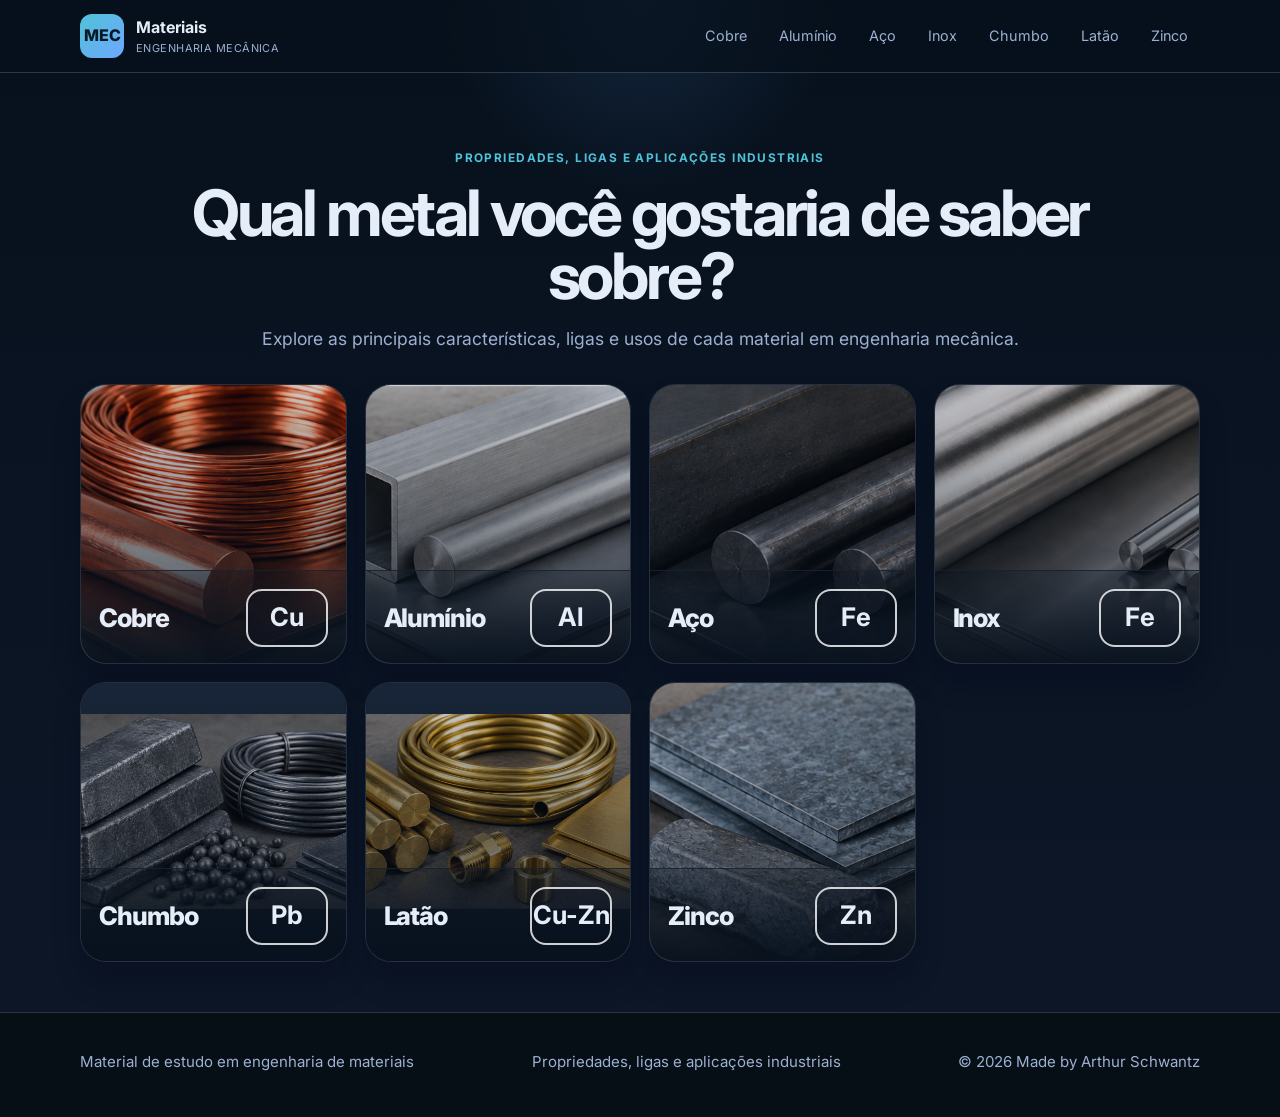
<file: index.html>
<!DOCTYPE html>
<html lang="pt-BR">
  <head>
    <meta charset="UTF-8" />
    <meta name="viewport" content="width=device-width, initial-scale=1.0" />
    <title>Metais na Engenharia Mecânica</title>
    <meta
      name="description"
      content="Explore propriedades, ligas e aplicações de metais na engenharia mecânica."
    />
    <link rel="preconnect" href="https://fonts.googleapis.com" />
    <link rel="preconnect" href="https://fonts.gstatic.com" crossorigin />
    <link
      href="https://fonts.googleapis.com/css2?family=Inter:wght@400;500;600;700;800&display=swap"
      rel="stylesheet"
    />
    <link rel="stylesheet" href="style.css" />
  </head>
  <body>
    <header class="topbar">
      <div class="container nav-wrap">
        <div class="brand">
          <span class="badge">MEC</span>
          <div>
            <strong>Materiais</strong>
            <small>Engenharia Mecânica</small>
          </div>
        </div>
        <nav class="nav" aria-label="Navegação principal">
          <a href="cobre.html">Cobre</a>
          <a href="aluminio.html">Alumínio</a>
          <a href="aco.html">Aço</a>
          <a href="inox.html">Inox</a>
          <a href="chumbo.html">Chumbo</a>
          <a href="latao.html">Latão</a>
          <a href="zinco.html">Zinco</a>
        </nav>
      </div>
    </header>

    <main>
      <section class="hero">
        <div class="container welcome-shell">
          <div class="welcome-copy">
            <p class="eyebrow">Propriedades, ligas e aplicações industriais</p>
            <h1>Qual metal você gostaria de saber sobre?</h1>
            <p class="lead">
              Explore as principais características, ligas e usos de cada material em
              engenharia mecânica.
            </p>
          </div>

          <div class="metal-grid" aria-label="Metais disponíveis">
            <a
              class="metal-tile"
              href="cobre.html"
              style="--tile-image: url('assets/Cobre.png'); --tile-color: #d96f3d;"
            >
              <span class="tile-image" aria-hidden="true"></span>
              <span class="tile-label">
                <span class="tile-name">Cobre</span>
                <span class="tile-symbol">Cu</span>
              </span>
            </a>

            <a
              class="metal-tile"
              href="aluminio.html"
              style="--tile-image: url('assets/Alumínio.png'); --tile-color: #6d7d8f;"
            >
              <span class="tile-image" aria-hidden="true"></span>
              <span class="tile-label">
                <span class="tile-name">Alumínio</span>
                <span class="tile-symbol">Al</span>
              </span>
            </a>

            <a
              class="metal-tile"
              href="aco.html"
              style="--tile-image: url('assets/Aço.png'); --tile-color: #4d647d;"
            >
              <span class="tile-image" aria-hidden="true"></span>
              <span class="tile-label">
                <span class="tile-name">Aço</span>
                <span class="tile-symbol">Fe</span>
              </span>
            </a>

            <a
              class="metal-tile"
              href="inox.html"
              style="--tile-image: url('assets/Inox.png'); --tile-color: #6d7d88;"
            >
              <span class="tile-image" aria-hidden="true"></span>
              <span class="tile-label">
                <span class="tile-name">Inox</span>
                <span class="tile-symbol">Fe</span>
              </span>
            </a>

            <a
              class="metal-tile"
              href="chumbo.html"
              style="--tile-image: url('assets/Chumbo.png'); --tile-color: #9aa6b2;"
            >
              <span class="tile-image tile-icon" aria-hidden="true"></span>
              <span class="tile-label">
                <span class="tile-name">Chumbo</span>
                <span class="tile-symbol">Pb</span>
              </span>
            </a>

            <a
              class="metal-tile"
              href="latao.html"
              style="--tile-image: url('assets/Latão.png'); --tile-color: #d9a441;"
            >
              <span class="tile-image tile-icon" aria-hidden="true"></span>
              <span class="tile-label">
                <span class="tile-name">Latão</span>
                <span class="tile-symbol">Cu-Zn</span>
              </span>
            </a>

            <a
              class="metal-tile"
              href="zinco.html"
              style="--tile-image: url('assets/Zinco.png'); --tile-color: #6d7e8d;"
            >
              <span class="tile-image" aria-hidden="true"></span>
              <span class="tile-label">
                <span class="tile-name">Zinco</span>
                <span class="tile-symbol">Zn</span>
              </span>
            </a>
          </div>
        </div>
      </section>
    </main>

    <footer class="site-footer">
      <div class="container footer-inner">
        <p>Material de estudo em engenharia de materiais</p>
        <p>Propriedades, ligas e aplicações industriais</p>
        <p>© 2026 Made by Arthur Schwantz</p>
      </div>
    </footer>
  </body>
</html>
</file>
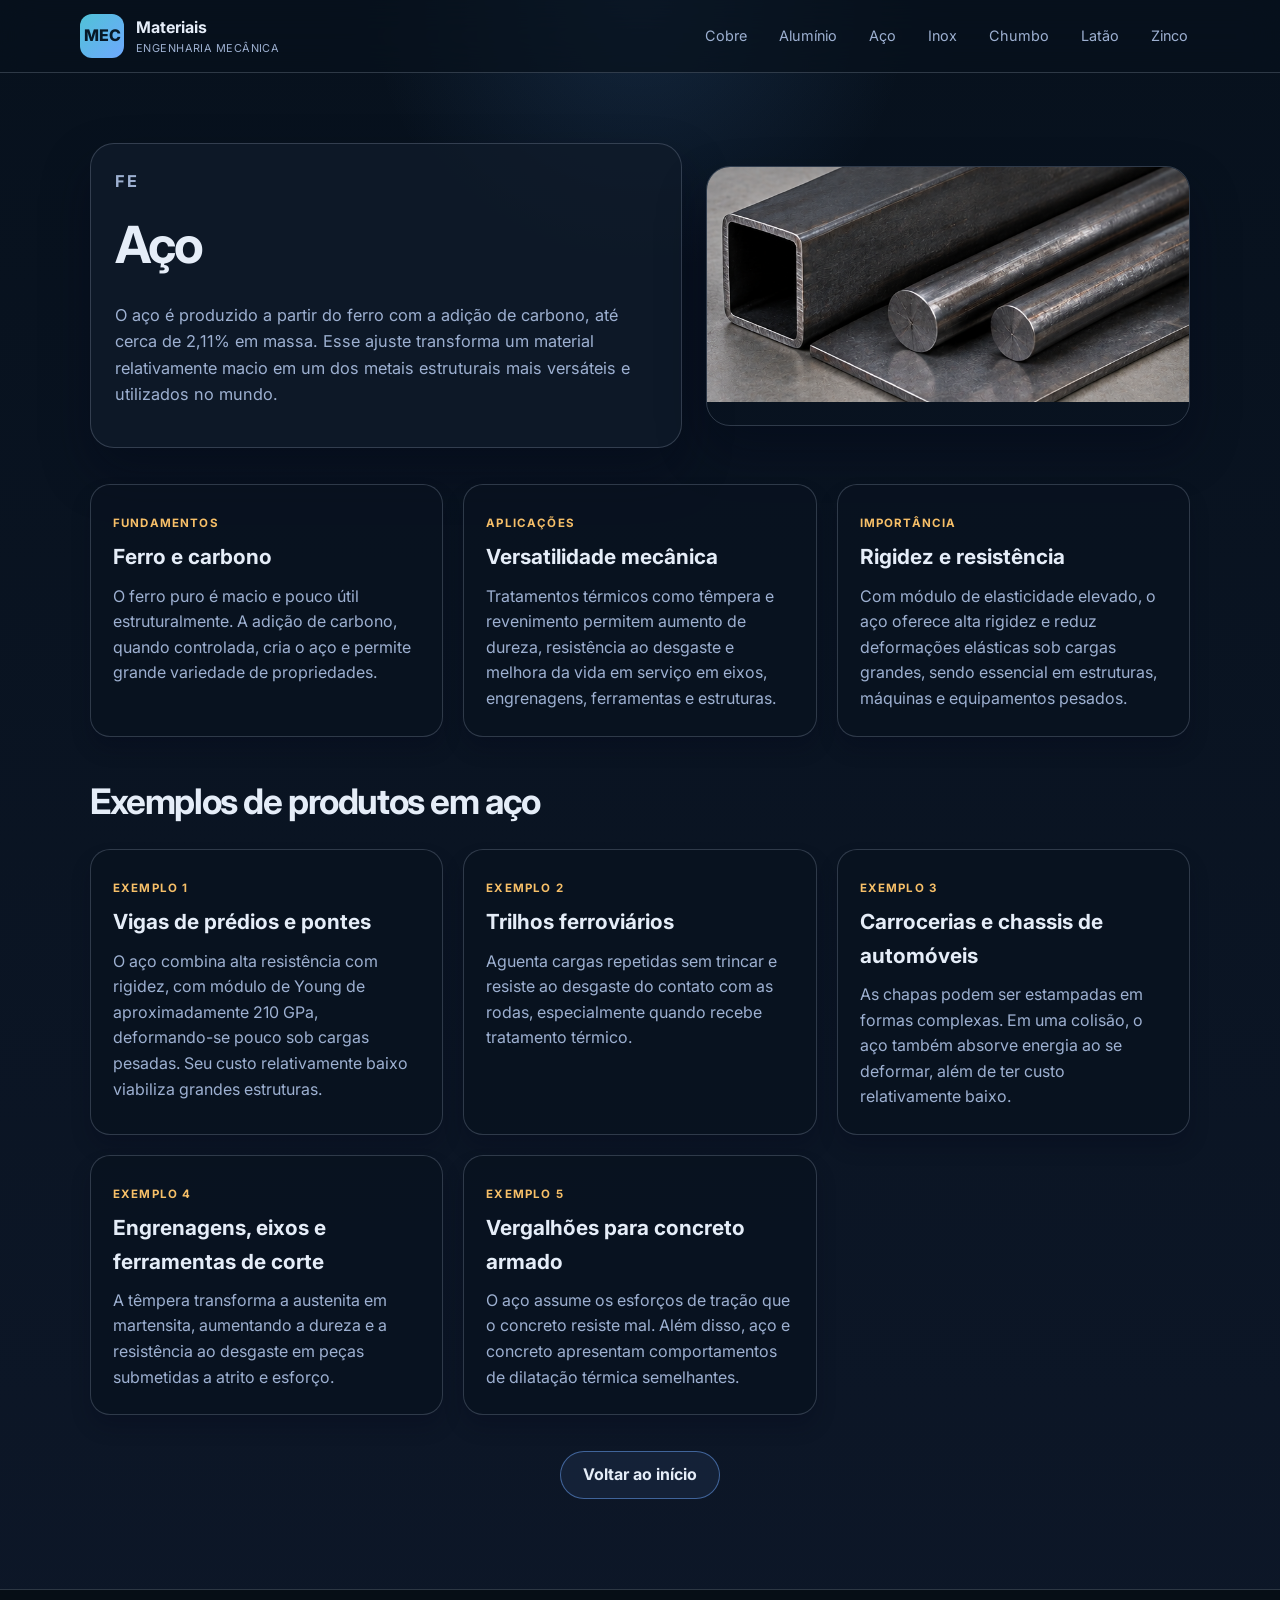
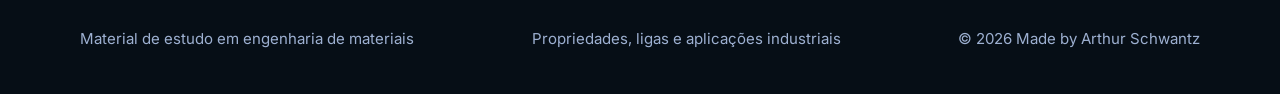
<file: aco.html>
<!DOCTYPE html>
<html lang="pt-BR">
  <head>
    <meta charset="UTF-8" />
    <meta name="viewport" content="width=device-width, initial-scale=1.0" />
    <title>Aço | Metais na Engenharia</title>
    <link rel="preconnect" href="https://fonts.googleapis.com" />
    <link rel="preconnect" href="https://fonts.gstatic.com" crossorigin />
    <link href="https://fonts.googleapis.com/css2?family=Inter:wght@400;500;600;700;800&display=swap" rel="stylesheet" />
    <link rel="stylesheet" href="style.css" />
  </head>
  <body>
    <header class="topbar">
      <div class="container nav-wrap">
        <a href="index.html" class="brand" aria-label="Voltar para a página inicial">
          <span class="badge">MEC</span>
          <div>
            <strong>Materiais</strong>
            <small>Engenharia Mecânica</small>
          </div>
        </a>
        <nav class="nav" aria-label="Navegação principal">
          <a href="cobre.html">Cobre</a>
          <a href="aluminio.html">Alumínio</a>
          <a href="aco.html">Aço</a>
          <a href="inox.html">Inox</a>
          <a href="chumbo.html">Chumbo</a>
          <a href="latao.html">Latão</a>
          <a href="zinco.html">Zinco</a>
        </nav>
      </div>
    </header>

    <main class="metal-page">
      <div class="page-shell">
        <section class="metal-hero">
          <div class="metal-hero-info">
            <p class="eyebrow">Fe</p>
            <h1 class="metal-name">Aço</h1>
            <p>
              O aço é produzido a partir do ferro com a adição de carbono, até cerca
              de 2,11% em massa. Esse ajuste transforma um material relativamente macio
              em um dos metais estruturais mais versáteis e utilizados no mundo.
            </p>
          </div>
          <div class="metal-visual">
            <img src="assets/Aço.png" alt="Detalhe de perfis e barras de aço" />
          </div>
        </section>

        <section class="page-grid">
          <article class="feature-card">
            <span>Fundamentos</span>
            <h3>Ferro e carbono</h3>
            <p>
              O ferro puro é macio e pouco útil estruturalmente. A adição de carbono,
              quando controlada, cria o aço e permite grande variedade de propriedades.
            </p>
          </article>

          <article class="feature-card">
            <span>Aplicações</span>
            <h3>Versatilidade mecânica</h3>
            <p>
              Tratamentos térmicos como têmpera e revenimento permitem aumento de dureza,
              resistência ao desgaste e melhora da vida em serviço em eixos, engrenagens,
              ferramentas e estruturas.
            </p>
          </article>

          <article class="feature-card">
            <span>Importância</span>
            <h3>Rigidez e resistência</h3>
            <p>
              Com módulo de elasticidade elevado, o aço oferece alta rigidez e reduz
              deformações elásticas sob cargas grandes, sendo essencial em estruturas,
              máquinas e equipamentos pesados.
            </p>
          </article>
        </section>

        <section class="examples-section" aria-labelledby="steel-examples-title">
          <h2 class="examples-heading" id="steel-examples-title">Exemplos de produtos em aço</h2>
          <div class="page-grid">
            <article class="feature-card">
              <span>Exemplo 1</span>
              <h3>Vigas de prédios e pontes</h3>
              <p>
                O aço combina alta resistência com rigidez, com módulo de Young de
                aproximadamente 210 GPa, deformando-se pouco sob cargas pesadas.
                Seu custo relativamente baixo viabiliza grandes estruturas.
              </p>
            </article>
            <article class="feature-card">
              <span>Exemplo 2</span>
              <h3>Trilhos ferroviários</h3>
              <p>
                Aguenta cargas repetidas sem trincar e resiste ao desgaste do
                contato com as rodas, especialmente quando recebe tratamento
                térmico.
              </p>
            </article>
            <article class="feature-card">
              <span>Exemplo 3</span>
              <h3>Carrocerias e chassis de automóveis</h3>
              <p>
                As chapas podem ser estampadas em formas complexas. Em uma colisão,
                o aço também absorve energia ao se deformar, além de ter custo
                relativamente baixo.
              </p>
            </article>
            <article class="feature-card">
              <span>Exemplo 4</span>
              <h3>Engrenagens, eixos e ferramentas de corte</h3>
              <p>
                A têmpera transforma a austenita em martensita, aumentando a dureza
                e a resistência ao desgaste em peças submetidas a atrito e esforço.
              </p>
            </article>
            <article class="feature-card">
              <span>Exemplo 5</span>
              <h3>Vergalhões para concreto armado</h3>
              <p>
                O aço assume os esforços de tração que o concreto resiste mal.
                Além disso, aço e concreto apresentam comportamentos de dilatação
                térmica semelhantes.
              </p>
            </article>
          </div>
        </section>

        <div class="page-actions">
          <a href="index.html">Voltar ao início</a>
        </div>
      </div>
    </main>

    <footer class="site-footer">
      <div class="container footer-inner">
        <p>Material de estudo em engenharia de materiais</p>
        <p>Propriedades, ligas e aplicações industriais</p>
        <p>© 2026 Made by Arthur Schwantz</p>
      </div>
    </footer>
  </body>
</html>
</file>
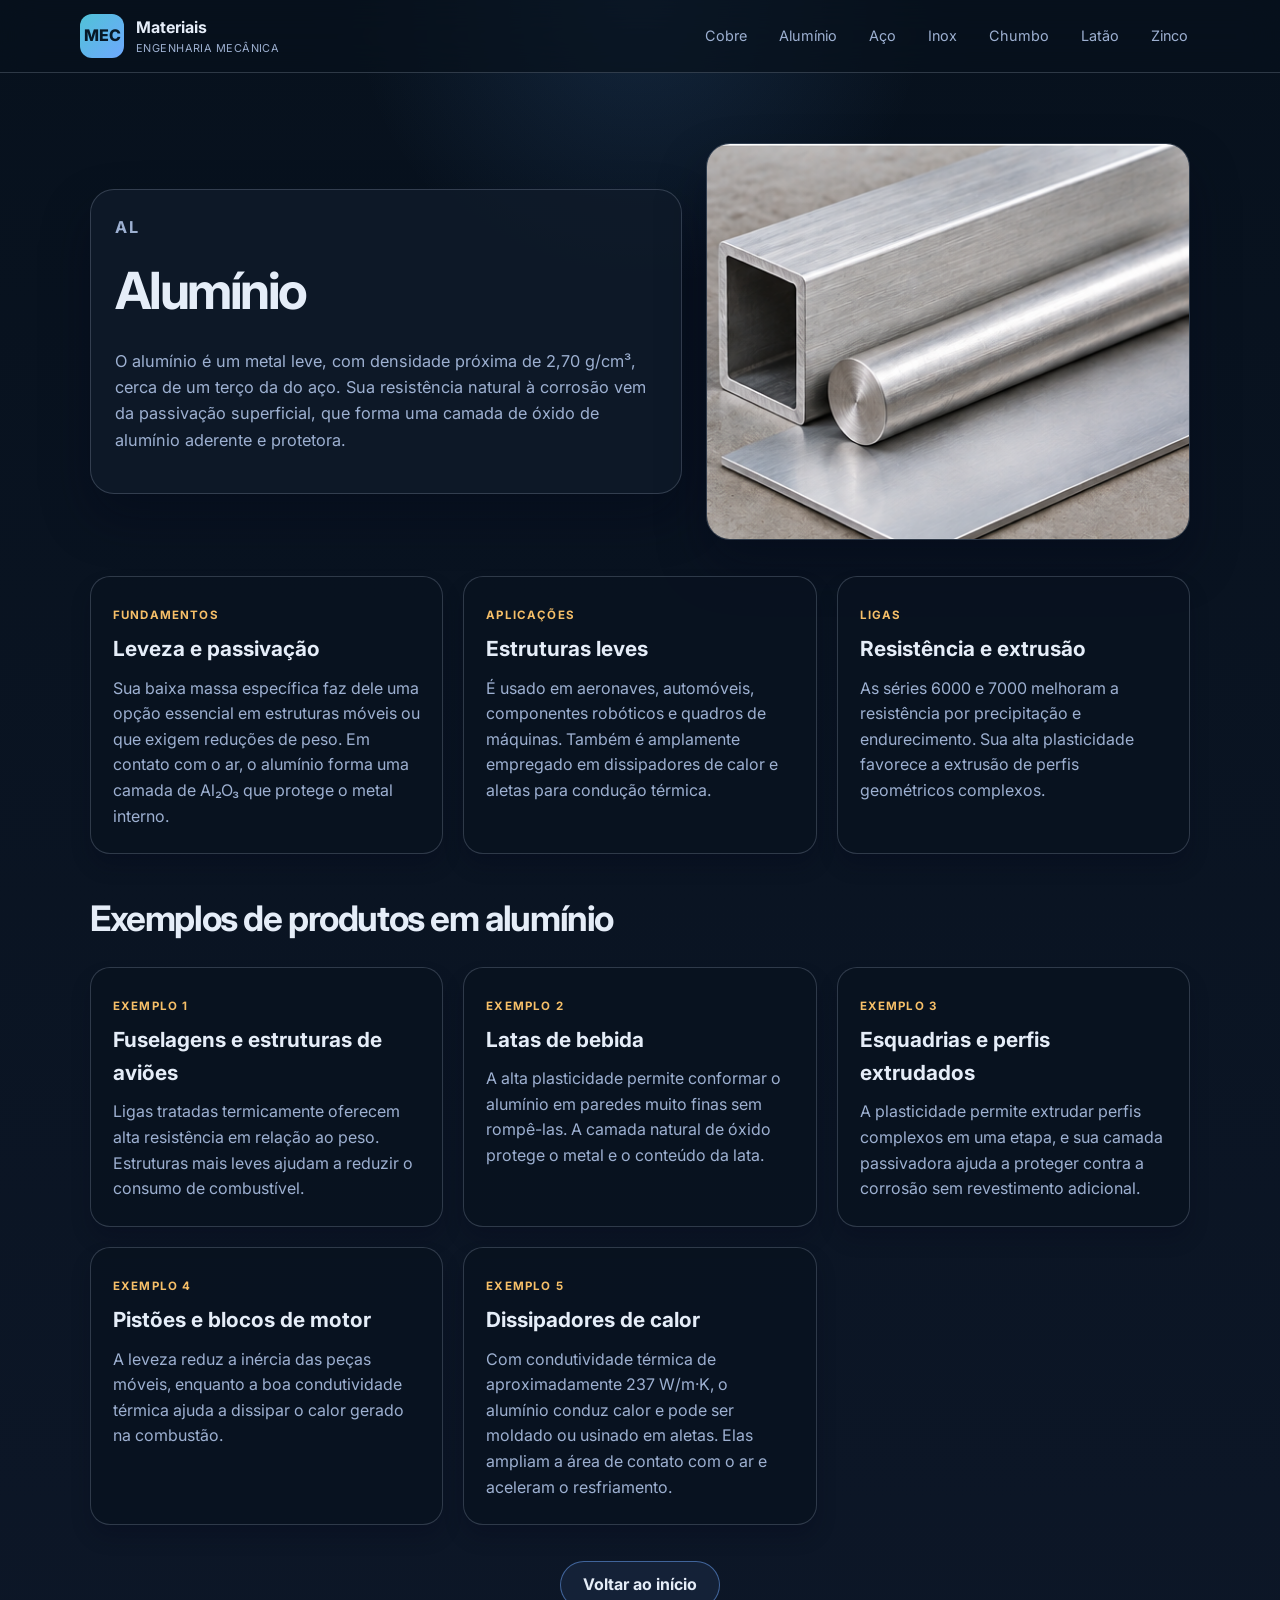
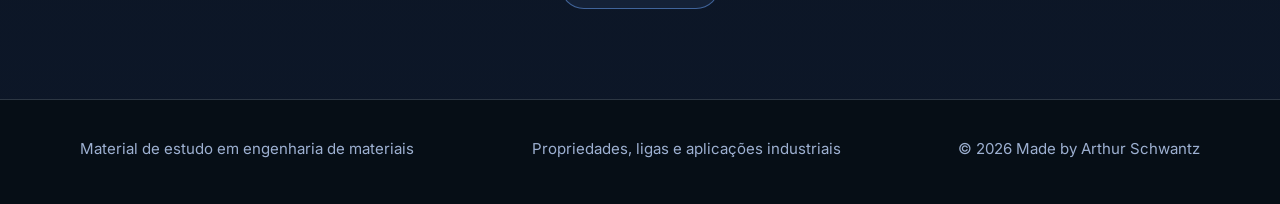
<file: aluminio.html>
<!DOCTYPE html>
<html lang="pt-BR">
  <head>
    <meta charset="UTF-8" />
    <meta name="viewport" content="width=device-width, initial-scale=1.0" />
    <title>Alumínio | Metais na Engenharia</title>
    <link rel="preconnect" href="https://fonts.googleapis.com" />
    <link rel="preconnect" href="https://fonts.gstatic.com" crossorigin />
    <link href="https://fonts.googleapis.com/css2?family=Inter:wght@400;500;600;700;800&display=swap" rel="stylesheet" />
    <link rel="stylesheet" href="style.css" />
  </head>
  <body>
    <header class="topbar">
      <div class="container nav-wrap">
        <a href="index.html" class="brand" aria-label="Voltar para a página inicial">
          <span class="badge">MEC</span>
          <div>
            <strong>Materiais</strong>
            <small>Engenharia Mecânica</small>
          </div>
        </a>
        <nav class="nav" aria-label="Navegação principal">
          <a href="cobre.html">Cobre</a>
          <a href="aluminio.html">Alumínio</a>
          <a href="aco.html">Aço</a>
          <a href="inox.html">Inox</a>
          <a href="chumbo.html">Chumbo</a>
          <a href="latao.html">Latão</a>
          <a href="zinco.html">Zinco</a>
        </nav>
      </div>
    </header>

    <main class="metal-page">
      <div class="page-shell">
        <section class="metal-hero">
          <div class="metal-hero-info">
            <p class="eyebrow">Al</p>
            <h1 class="metal-name">Alumínio</h1>
            <p>
              O alumínio é um metal leve, com densidade próxima de 2,70 g/cm³,
              cerca de um terço da do aço. Sua resistência natural à corrosão vem da
              passivação superficial, que forma uma camada de óxido de alumínio
              aderente e protetora.
            </p>
          </div>
          <div class="metal-visual">
            <img src="assets/Alumínio.png" alt="Detalhe de perfis e barras de alumínio" />
          </div>
        </section>

        <section class="page-grid">
          <article class="feature-card">
            <span>Fundamentos</span>
            <h3>Leveza e passivação</h3>
            <p>
              Sua baixa massa específica faz dele uma opção essencial em estruturas
              móveis ou que exigem reduções de peso. Em contato com o ar, o alumínio
              forma uma camada de Al₂O₃ que protege o metal interno.
            </p>
          </article>

          <article class="feature-card">
            <span>Aplicações</span>
            <h3>Estruturas leves</h3>
            <p>
              É usado em aeronaves, automóveis, componentes robóticos e quadros de
              máquinas. Também é amplamente empregado em dissipadores de calor e aletas
              para condução térmica.
            </p>
          </article>

          <article class="feature-card">
            <span>Ligas</span>
            <h3>Resistência e extrusão</h3>
            <p>
              As séries 6000 e 7000 melhoram a resistência por precipitação e
              endurecimento. Sua alta plasticidade favorece a extrusão de perfis
              geométricos complexos.
            </p>
          </article>
        </section>

        <section class="examples-section" aria-labelledby="aluminum-examples-title">
          <h2 class="examples-heading" id="aluminum-examples-title">Exemplos de produtos em alumínio</h2>
          <div class="page-grid">
            <article class="feature-card">
              <span>Exemplo 1</span>
              <h3>Fuselagens e estruturas de aviões</h3>
              <p>
                Ligas tratadas termicamente oferecem alta resistência em relação
                ao peso. Estruturas mais leves ajudam a reduzir o consumo de
                combustível.
              </p>
            </article>
            <article class="feature-card">
              <span>Exemplo 2</span>
              <h3>Latas de bebida</h3>
              <p>
                A alta plasticidade permite conformar o alumínio em paredes muito
                finas sem rompê-las. A camada natural de óxido protege o metal e o
                conteúdo da lata.
              </p>
            </article>
            <article class="feature-card">
              <span>Exemplo 3</span>
              <h3>Esquadrias e perfis extrudados</h3>
              <p>
                A plasticidade permite extrudar perfis complexos em uma etapa, e
                sua camada passivadora ajuda a proteger contra a corrosão sem
                revestimento adicional.
              </p>
            </article>
            <article class="feature-card">
              <span>Exemplo 4</span>
              <h3>Pistões e blocos de motor</h3>
              <p>
                A leveza reduz a inércia das peças móveis, enquanto a boa
                condutividade térmica ajuda a dissipar o calor gerado na combustão.
              </p>
            </article>
            <article class="feature-card">
              <span>Exemplo 5</span>
              <h3>Dissipadores de calor</h3>
              <p>
                Com condutividade térmica de aproximadamente 237 W/m·K, o alumínio
                conduz calor e pode ser moldado ou usinado em aletas. Elas ampliam
                a área de contato com o ar e aceleram o resfriamento.
              </p>
            </article>
          </div>
        </section>

        <div class="page-actions">
          <a href="index.html">Voltar ao início</a>
        </div>
      </div>
    </main>

    <footer class="site-footer">
      <div class="container footer-inner">
        <p>Material de estudo em engenharia de materiais</p>
        <p>Propriedades, ligas e aplicações industriais</p>
        <p>© 2026 Made by Arthur Schwantz</p>
      </div>
    </footer>
  </body>
</html>
</file>
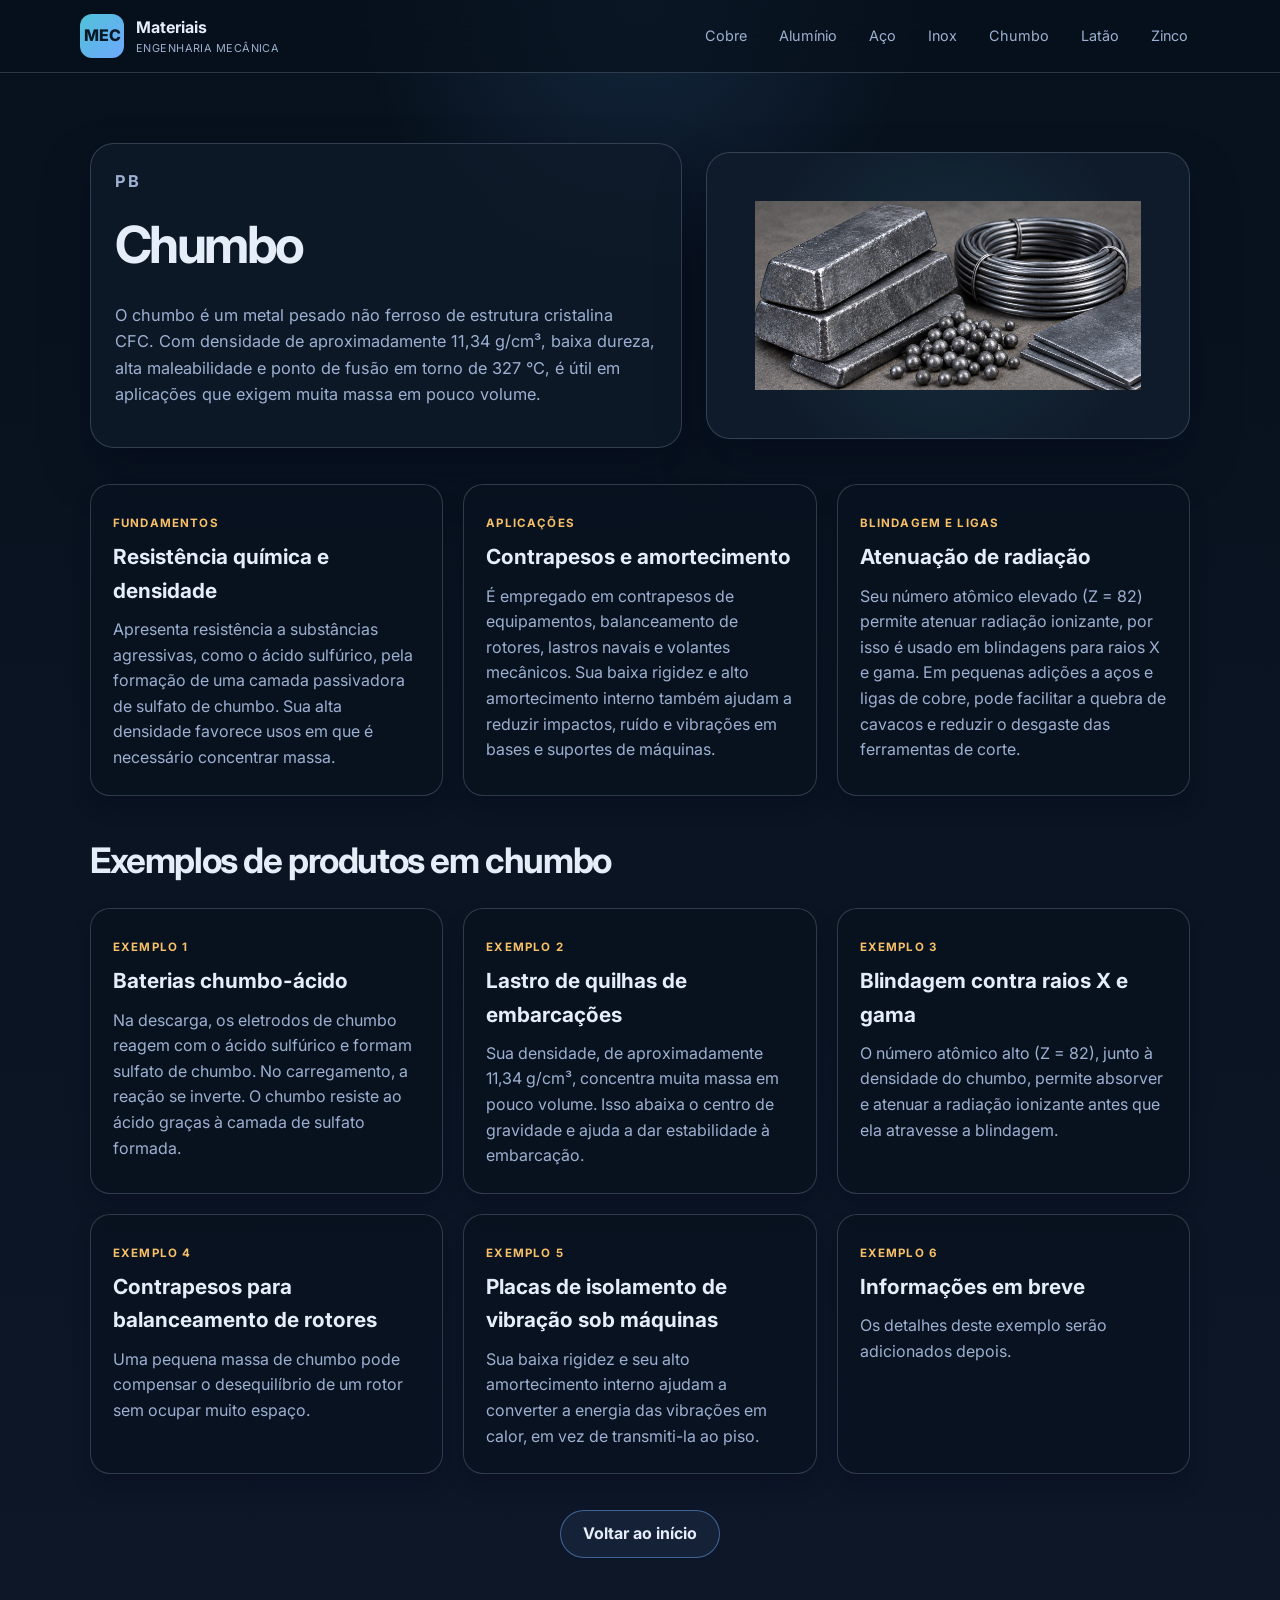
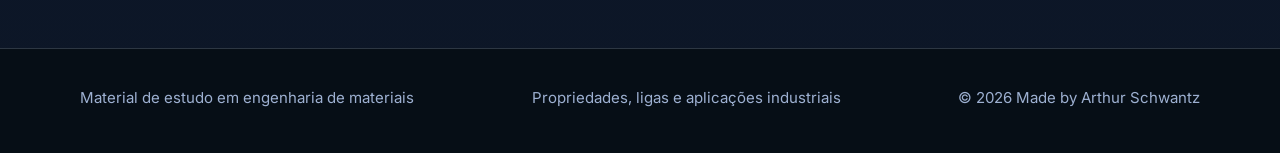
<file: chumbo.html>
<!DOCTYPE html>
<html lang="pt-BR">
  <head>
    <meta charset="UTF-8" />
    <meta name="viewport" content="width=device-width, initial-scale=1.0" />
    <title>Chumbo | Metais na Engenharia</title>
    <link rel="preconnect" href="https://fonts.googleapis.com" />
    <link rel="preconnect" href="https://fonts.gstatic.com" crossorigin />
    <link href="https://fonts.googleapis.com/css2?family=Inter:wght@400;500;600;700;800&display=swap" rel="stylesheet" />
    <link rel="stylesheet" href="style.css" />
  </head>
  <body>
    <header class="topbar">
      <div class="container nav-wrap">
        <a href="index.html" class="brand" aria-label="Voltar para a página inicial">
          <span class="badge">MEC</span>
          <div>
            <strong>Materiais</strong>
            <small>Engenharia Mecânica</small>
          </div>
        </a>
        <nav class="nav" aria-label="Navegação principal">
          <a href="cobre.html">Cobre</a>
          <a href="aluminio.html">Alumínio</a>
          <a href="aco.html">Aço</a>
          <a href="inox.html">Inox</a>
          <a href="chumbo.html">Chumbo</a>
          <a href="latao.html">Latão</a>
          <a href="zinco.html">Zinco</a>
        </nav>
      </div>
    </header>

    <main class="metal-page">
      <div class="page-shell">
        <section class="metal-hero">
          <div class="metal-hero-info">
            <p class="eyebrow">Pb</p>
            <h1 class="metal-name">Chumbo</h1>
            <p>
              O chumbo é um metal pesado não ferroso de estrutura cristalina CFC.
              Com densidade de aproximadamente 11,34 g/cm³, baixa dureza, alta
              maleabilidade e ponto de fusão em torno de 327 °C, é útil em
              aplicações que exigem muita massa em pouco volume.
            </p>
          </div>
          <div class="metal-visual metal-icon-visual">
            <img src="assets/Chumbo.png" alt="Ilustração de lingotes de chumbo" />
          </div>
        </section>

        <section class="page-grid">
          <article class="feature-card">
            <span>Fundamentos</span>
            <h3>Resistência química e densidade</h3>
            <p>
              Apresenta resistência a substâncias agressivas, como o ácido
              sulfúrico, pela formação de uma camada passivadora de sulfato de
              chumbo. Sua alta densidade favorece usos em que é necessário
              concentrar massa.
            </p>
          </article>

          <article class="feature-card">
            <span>Aplicações</span>
            <h3>Contrapesos e amortecimento</h3>
            <p>
              É empregado em contrapesos de equipamentos, balanceamento de rotores,
              lastros navais e volantes mecânicos. Sua baixa rigidez e alto
              amortecimento interno também ajudam a reduzir impactos, ruído e
              vibrações em bases e suportes de máquinas.
            </p>
          </article>

          <article class="feature-card">
            <span>Blindagem e ligas</span>
            <h3>Atenuação de radiação</h3>
            <p>
              Seu número atômico elevado (Z = 82) permite atenuar radiação
              ionizante, por isso é usado em blindagens para raios X e gama. Em
              pequenas adições a aços e ligas de cobre, pode facilitar a quebra
              de cavacos e reduzir o desgaste das ferramentas de corte.
            </p>
          </article>
        </section>

        <section class="examples-section" aria-labelledby="lead-examples-title">
          <h2 class="examples-heading" id="lead-examples-title">Exemplos de produtos em chumbo</h2>
          <div class="page-grid">
            <article class="feature-card">
              <span>Exemplo 1</span>
              <h3>Baterias chumbo-ácido</h3>
              <p>
                Na descarga, os eletrodos de chumbo reagem com o ácido sulfúrico
                e formam sulfato de chumbo. No carregamento, a reação se inverte.
                O chumbo resiste ao ácido graças à camada de sulfato formada.
              </p>
            </article>
            <article class="feature-card">
              <span>Exemplo 2</span>
              <h3>Lastro de quilhas de embarcações</h3>
              <p>
                Sua densidade, de aproximadamente 11,34 g/cm³, concentra muita
                massa em pouco volume. Isso abaixa o centro de gravidade e ajuda a
                dar estabilidade à embarcação.
              </p>
            </article>
            <article class="feature-card">
              <span>Exemplo 3</span>
              <h3>Blindagem contra raios X e gama</h3>
              <p>
                O número atômico alto (Z = 82), junto à densidade do chumbo,
                permite absorver e atenuar a radiação ionizante antes que ela
                atravesse a blindagem.
              </p>
            </article>
            <article class="feature-card">
              <span>Exemplo 4</span>
              <h3>Contrapesos para balanceamento de rotores</h3>
              <p>
                Uma pequena massa de chumbo pode compensar o desequilíbrio de um
                rotor sem ocupar muito espaço.
              </p>
            </article>
            <article class="feature-card">
              <span>Exemplo 5</span>
              <h3>Placas de isolamento de vibração sob máquinas</h3>
              <p>
                Sua baixa rigidez e seu alto amortecimento interno ajudam a
                converter a energia das vibrações em calor, em vez de transmiti-la
                ao piso.
              </p>
            </article>
            <article class="feature-card">
              <span>Exemplo 6</span>
              <h3>Informações em breve</h3>
              <p>Os detalhes deste exemplo serão adicionados depois.</p>
            </article>
          </div>
        </section>

        <div class="page-actions">
          <a href="index.html">Voltar ao início</a>
        </div>
      </div>
    </main>

    <footer class="site-footer">
      <div class="container footer-inner">
        <p>Material de estudo em engenharia de materiais</p>
        <p>Propriedades, ligas e aplicações industriais</p>
        <p>© 2026 Made by Arthur Schwantz</p>
      </div>
    </footer>
  </body>
</html>
</file>
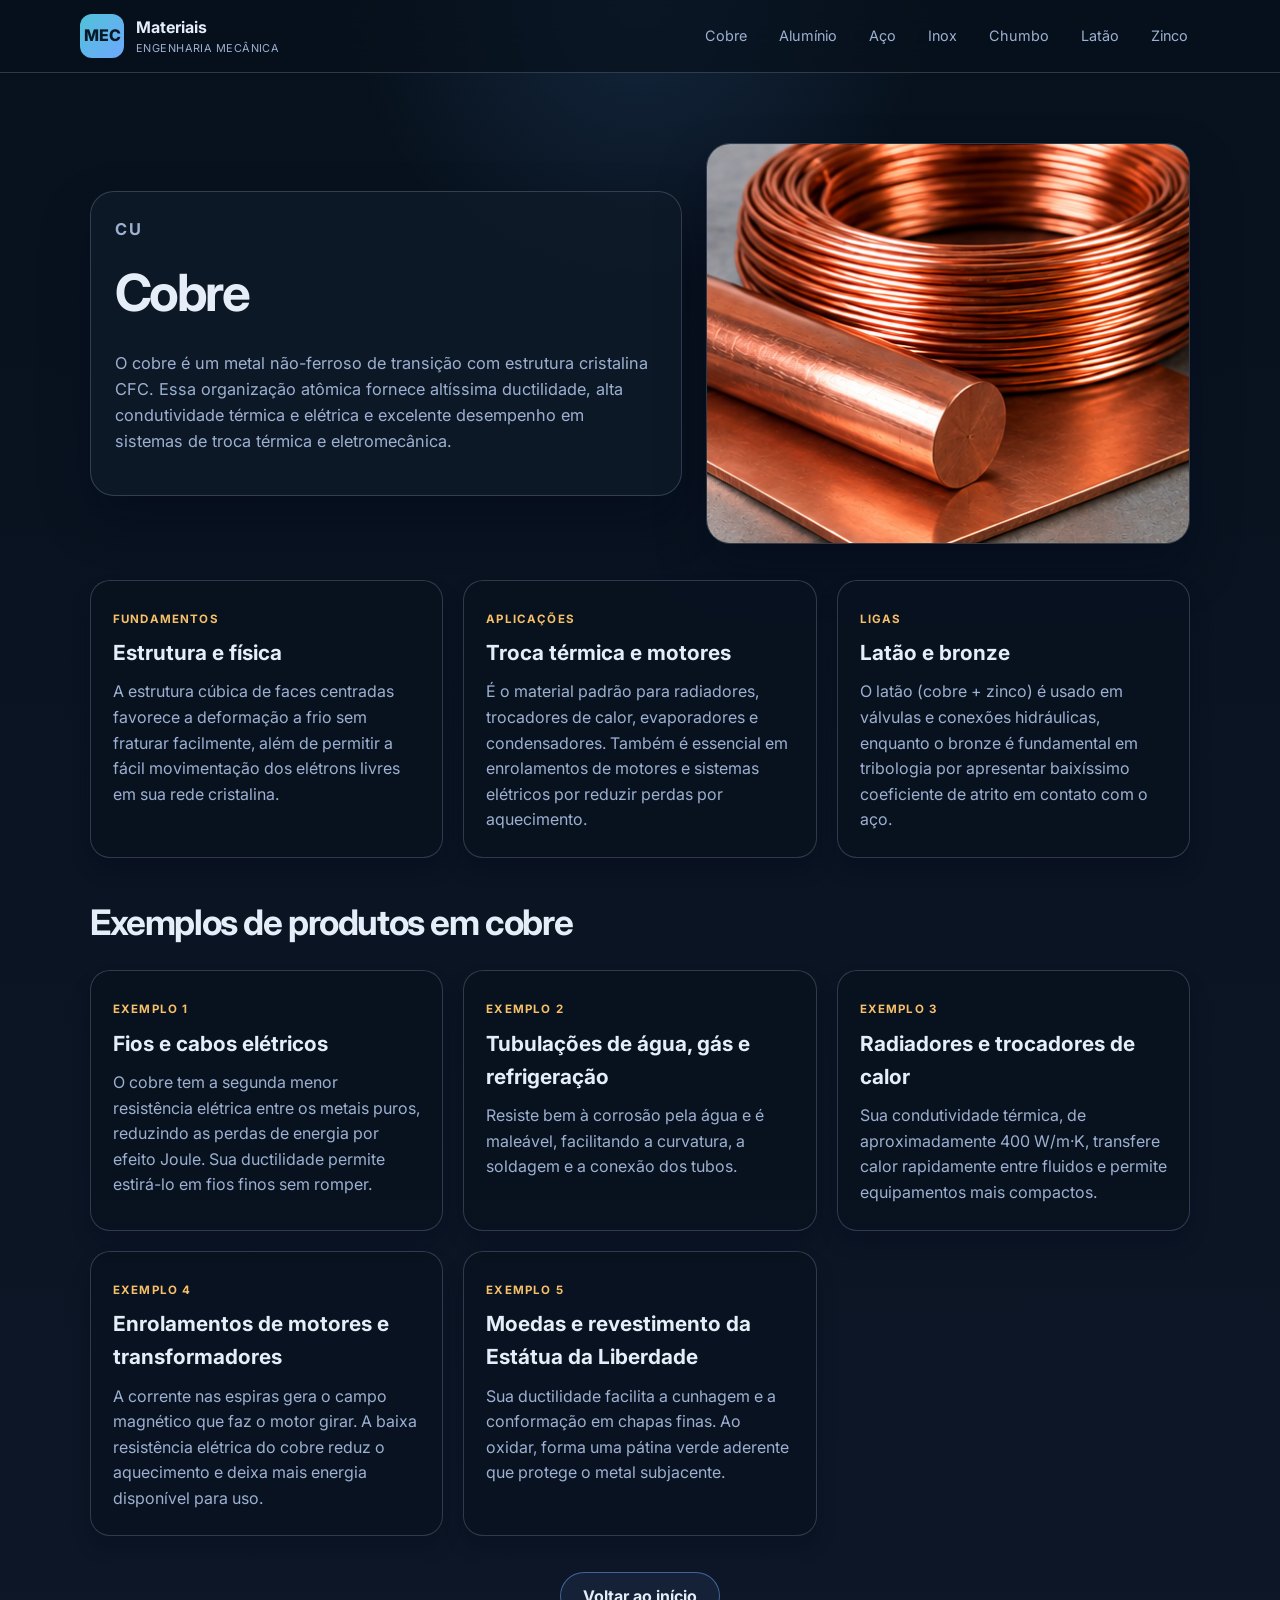
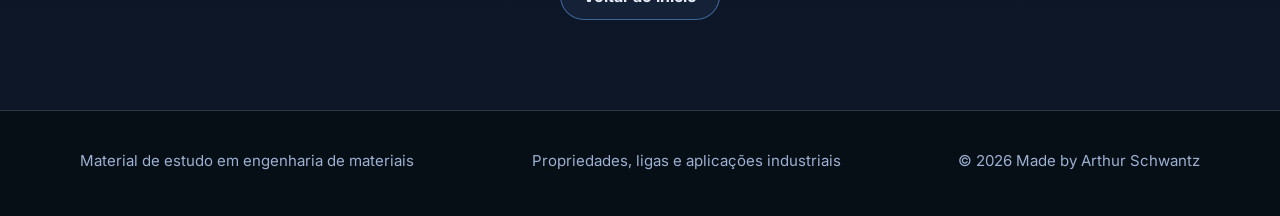
<file: cobre.html>
<!DOCTYPE html>
<html lang="pt-BR">
  <head>
    <meta charset="UTF-8" />
    <meta name="viewport" content="width=device-width, initial-scale=1.0" />
    <title>Cobre | Metais na Engenharia</title>
    <link rel="preconnect" href="https://fonts.googleapis.com" />
    <link rel="preconnect" href="https://fonts.gstatic.com" crossorigin />
    <link href="https://fonts.googleapis.com/css2?family=Inter:wght@400;500;600;700;800&display=swap" rel="stylesheet" />
    <link rel="stylesheet" href="style.css" />
  </head>
  <body>
    <header class="topbar">
      <div class="container nav-wrap">
        <a href="index.html" class="brand" aria-label="Voltar para a página inicial">
          <span class="badge">MEC</span>
          <div>
            <strong>Materiais</strong>
            <small>Engenharia Mecânica</small>
          </div>
        </a>
        <nav class="nav" aria-label="Navegação principal">
          <a href="cobre.html">Cobre</a>
          <a href="aluminio.html">Alumínio</a>
          <a href="aco.html">Aço</a>
          <a href="inox.html">Inox</a>
          <a href="chumbo.html">Chumbo</a>
          <a href="latao.html">Latão</a>
          <a href="zinco.html">Zinco</a>
        </nav>
      </div>
    </header>

    <main class="metal-page">
      <div class="page-shell">
        <section class="metal-hero">
          <div class="metal-hero-info">
            <p class="eyebrow">Cu</p>
            <h1 class="metal-name">Cobre</h1>
            <p>
              O cobre é um metal não-ferroso de transição com estrutura cristalina
              CFC. Essa organização atômica fornece altíssima ductilidade, alta
              condutividade térmica e elétrica e excelente desempenho em sistemas de
              troca térmica e eletromecânica.
            </p>
          </div>
          <div class="metal-visual">
            <img src="assets/Cobre.png" alt="Detalhe de cobre em forma de fio e barra" />
          </div>
        </section>

        <section class="page-grid">
          <article class="feature-card">
            <span>Fundamentos</span>
            <h3>Estrutura e física</h3>
            <p>
              A estrutura cúbica de faces centradas favorece a deformação a frio sem
              fraturar facilmente, além de permitir a fácil movimentação dos elétrons
              livres em sua rede cristalina.
            </p>
          </article>

          <article class="feature-card">
            <span>Aplicações</span>
            <h3>Troca térmica e motores</h3>
            <p>
              É o material padrão para radiadores, trocadores de calor, evaporadores
              e condensadores. Também é essencial em enrolamentos de motores e
              sistemas elétricos por reduzir perdas por aquecimento.
            </p>
          </article>

          <article class="feature-card">
            <span>Ligas</span>
            <h3>Latão e bronze</h3>
            <p>
              O latão (cobre + zinco) é usado em válvulas e conexões hidráulicas,
              enquanto o bronze é fundamental em tribologia por apresentar baixíssimo
              coeficiente de atrito em contato com o aço.
            </p>
          </article>
        </section>

        <section class="examples-section" aria-labelledby="copper-examples-title">
          <h2 class="examples-heading" id="copper-examples-title">Exemplos de produtos em cobre</h2>
          <div class="page-grid">
            <article class="feature-card">
              <span>Exemplo 1</span>
              <h3>Fios e cabos elétricos</h3>
              <p>
                O cobre tem a segunda menor resistência elétrica entre os metais
                puros, reduzindo as perdas de energia por efeito Joule. Sua
                ductilidade permite estirá-lo em fios finos sem romper.
              </p>
            </article>
            <article class="feature-card">
              <span>Exemplo 2</span>
              <h3>Tubulações de água, gás e refrigeração</h3>
              <p>
                Resiste bem à corrosão pela água e é maleável, facilitando a
                curvatura, a soldagem e a conexão dos tubos.
              </p>
            </article>
            <article class="feature-card">
              <span>Exemplo 3</span>
              <h3>Radiadores e trocadores de calor</h3>
              <p>
                Sua condutividade térmica, de aproximadamente 400 W/m·K, transfere
                calor rapidamente entre fluidos e permite equipamentos mais
                compactos.
              </p>
            </article>
            <article class="feature-card">
              <span>Exemplo 4</span>
              <h3>Enrolamentos de motores e transformadores</h3>
              <p>
                A corrente nas espiras gera o campo magnético que faz o motor
                girar. A baixa resistência elétrica do cobre reduz o aquecimento e
                deixa mais energia disponível para uso.
              </p>
            </article>
            <article class="feature-card">
              <span>Exemplo 5</span>
              <h3>Moedas e revestimento da Estátua da Liberdade</h3>
              <p>
                Sua ductilidade facilita a cunhagem e a conformação em chapas finas.
                Ao oxidar, forma uma pátina verde aderente que protege o metal
                subjacente.
              </p>
            </article>
          </div>
        </section>

        <div class="page-actions">
          <a href="index.html">Voltar ao início</a>
        </div>
      </div>
    </main>

    <footer class="site-footer">
      <div class="container footer-inner">
        <p>Material de estudo em engenharia de materiais</p>
        <p>Propriedades, ligas e aplicações industriais</p>
        <p>© 2026 Made by Arthur Schwantz</p>
      </div>
    </footer>
  </body>
</html>
</file>
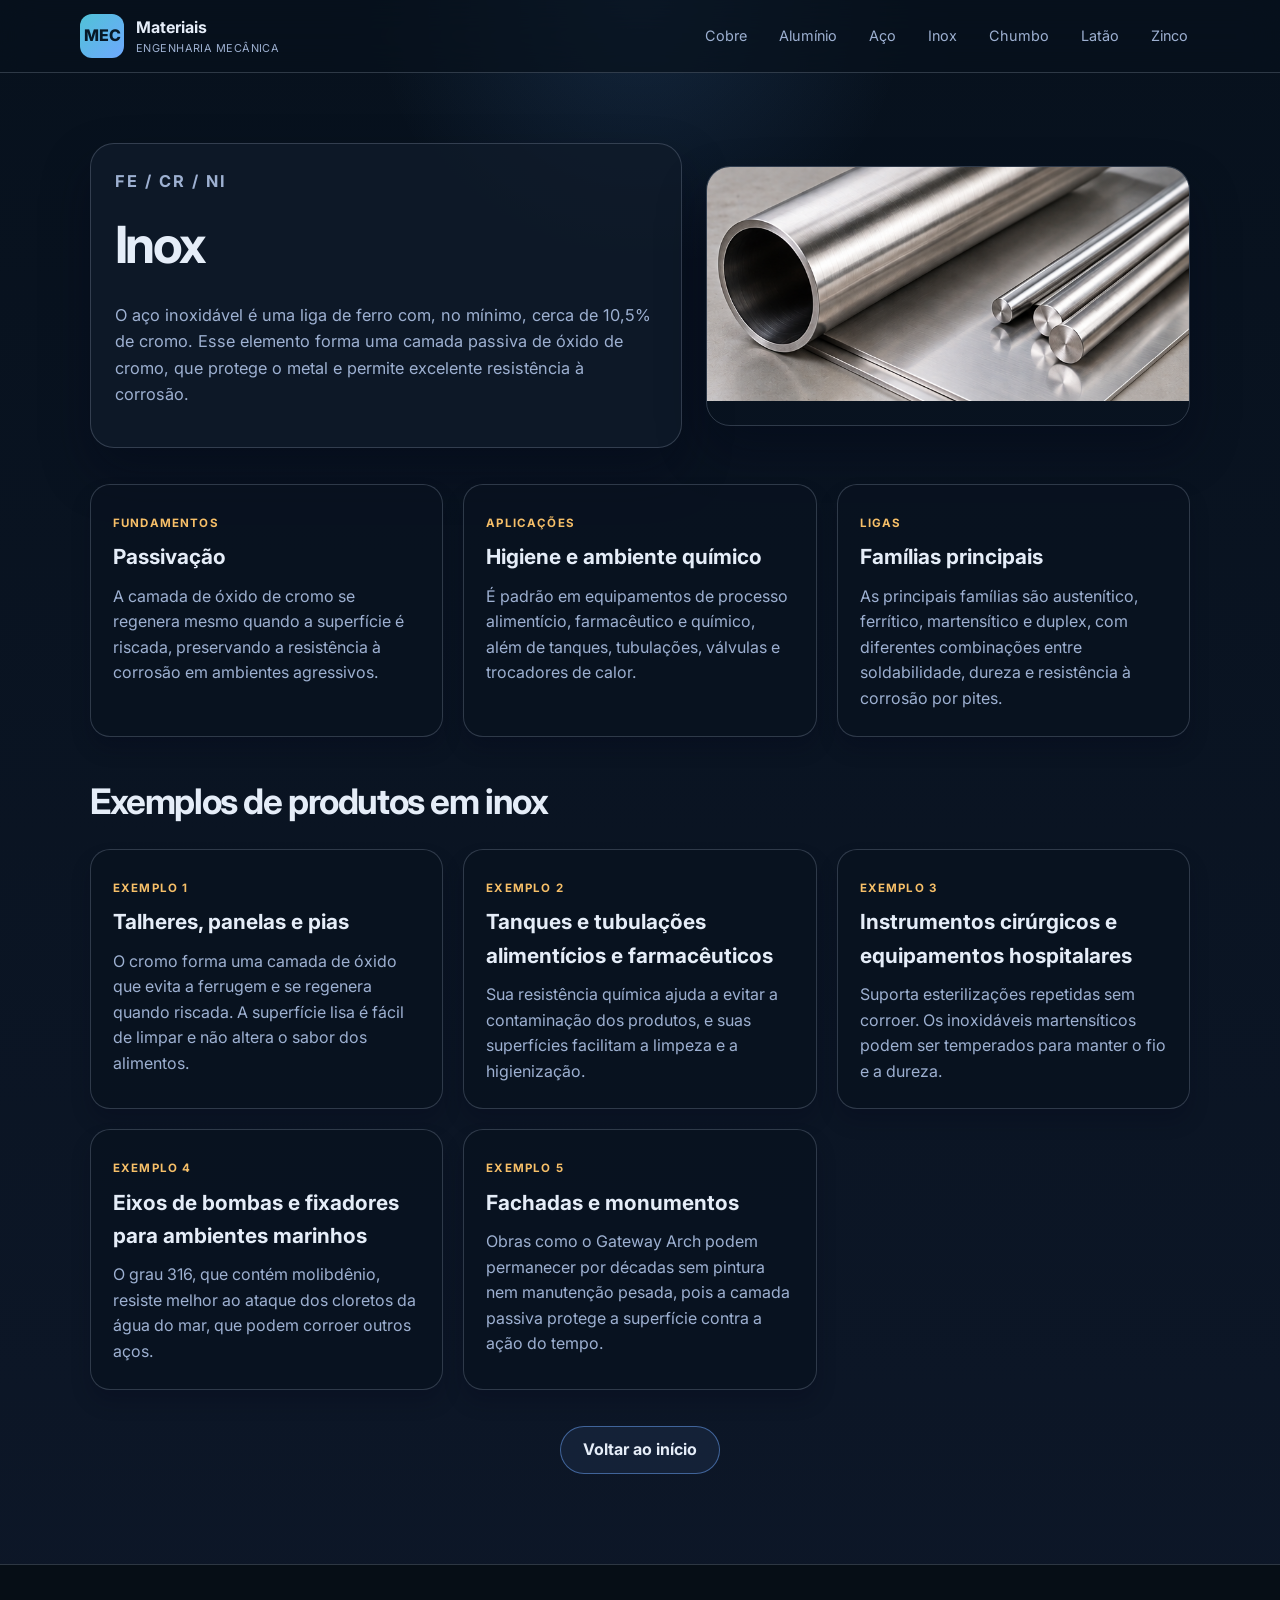
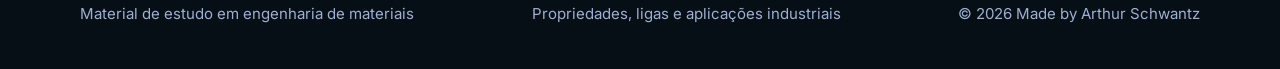
<file: inox.html>
<!DOCTYPE html>
<html lang="pt-BR">
  <head>
    <meta charset="UTF-8" />
    <meta name="viewport" content="width=device-width, initial-scale=1.0" />
    <title>Inox | Metais na Engenharia</title>
    <link rel="preconnect" href="https://fonts.googleapis.com" />
    <link rel="preconnect" href="https://fonts.gstatic.com" crossorigin />
    <link href="https://fonts.googleapis.com/css2?family=Inter:wght@400;500;600;700;800&display=swap" rel="stylesheet" />
    <link rel="stylesheet" href="style.css" />
  </head>
  <body>
    <header class="topbar">
      <div class="container nav-wrap">
        <a href="index.html" class="brand" aria-label="Voltar para a página inicial">
          <span class="badge">MEC</span>
          <div>
            <strong>Materiais</strong>
            <small>Engenharia Mecânica</small>
          </div>
        </a>
        <nav class="nav" aria-label="Navegação principal">
          <a href="cobre.html">Cobre</a>
          <a href="aluminio.html">Alumínio</a>
          <a href="aco.html">Aço</a>
          <a href="inox.html">Inox</a>
          <a href="chumbo.html">Chumbo</a>
          <a href="latao.html">Latão</a>
          <a href="zinco.html">Zinco</a>
        </nav>
      </div>
    </header>

    <main class="metal-page">
      <div class="page-shell">
        <section class="metal-hero">
          <div class="metal-hero-info">
            <p class="eyebrow">Fe / Cr / Ni</p>
            <h1 class="metal-name">Inox</h1>
            <p>
              O aço inoxidável é uma liga de ferro com, no mínimo, cerca de 10,5% de
              cromo. Esse elemento forma uma camada passiva de óxido de cromo, que
              protege o metal e permite excelente resistência à corrosão.
            </p>
          </div>
          <div class="metal-visual">
            <img src="assets/Inox.png" alt="Detalhe de tubo e barras de aço inoxidável" />
          </div>
        </section>

        <section class="page-grid">
          <article class="feature-card">
            <span>Fundamentos</span>
            <h3>Passivação</h3>
            <p>
              A camada de óxido de cromo se regenera mesmo quando a superfície é
              riscada, preservando a resistência à corrosão em ambientes agressivos.
            </p>
          </article>

          <article class="feature-card">
            <span>Aplicações</span>
            <h3>Higiene e ambiente químico</h3>
            <p>
              É padrão em equipamentos de processo alimentício, farmacêutico e químico,
              além de tanques, tubulações, válvulas e trocadores de calor.
            </p>
          </article>

          <article class="feature-card">
            <span>Ligas</span>
            <h3>Famílias principais</h3>
            <p>
              As principais famílias são austenítico, ferrítico, martensítico e duplex,
              com diferentes combinações entre soldabilidade, dureza e resistência à
              corrosão por pites.
            </p>
          </article>
        </section>

        <section class="examples-section" aria-labelledby="stainless-examples-title">
          <h2 class="examples-heading" id="stainless-examples-title">Exemplos de produtos em inox</h2>
          <div class="page-grid">
            <article class="feature-card">
              <span>Exemplo 1</span>
              <h3>Talheres, panelas e pias</h3>
              <p>
                O cromo forma uma camada de óxido que evita a ferrugem e se regenera
                quando riscada. A superfície lisa é fácil de limpar e não altera o
                sabor dos alimentos.
              </p>
            </article>
            <article class="feature-card">
              <span>Exemplo 2</span>
              <h3>Tanques e tubulações alimentícios e farmacêuticos</h3>
              <p>
                Sua resistência química ajuda a evitar a contaminação dos produtos,
                e suas superfícies facilitam a limpeza e a higienização.
              </p>
            </article>
            <article class="feature-card">
              <span>Exemplo 3</span>
              <h3>Instrumentos cirúrgicos e equipamentos hospitalares</h3>
              <p>
                Suporta esterilizações repetidas sem corroer. Os inoxidáveis
                martensíticos podem ser temperados para manter o fio e a dureza.
              </p>
            </article>
            <article class="feature-card">
              <span>Exemplo 4</span>
              <h3>Eixos de bombas e fixadores para ambientes marinhos</h3>
              <p>
                O grau 316, que contém molibdênio, resiste melhor ao ataque dos
                cloretos da água do mar, que podem corroer outros aços.
              </p>
            </article>
            <article class="feature-card">
              <span>Exemplo 5</span>
              <h3>Fachadas e monumentos</h3>
              <p>
                Obras como o Gateway Arch podem permanecer por décadas sem pintura
                nem manutenção pesada, pois a camada passiva protege a superfície
                contra a ação do tempo.
              </p>
            </article>
          </div>
        </section>

        <div class="page-actions">
          <a href="index.html">Voltar ao início</a>
        </div>
      </div>
    </main>

    <footer class="site-footer">
      <div class="container footer-inner">
        <p>Material de estudo em engenharia de materiais</p>
        <p>Propriedades, ligas e aplicações industriais</p>
        <p>© 2026 Made by Arthur Schwantz</p>
      </div>
    </footer>
  </body>
</html>
</file>
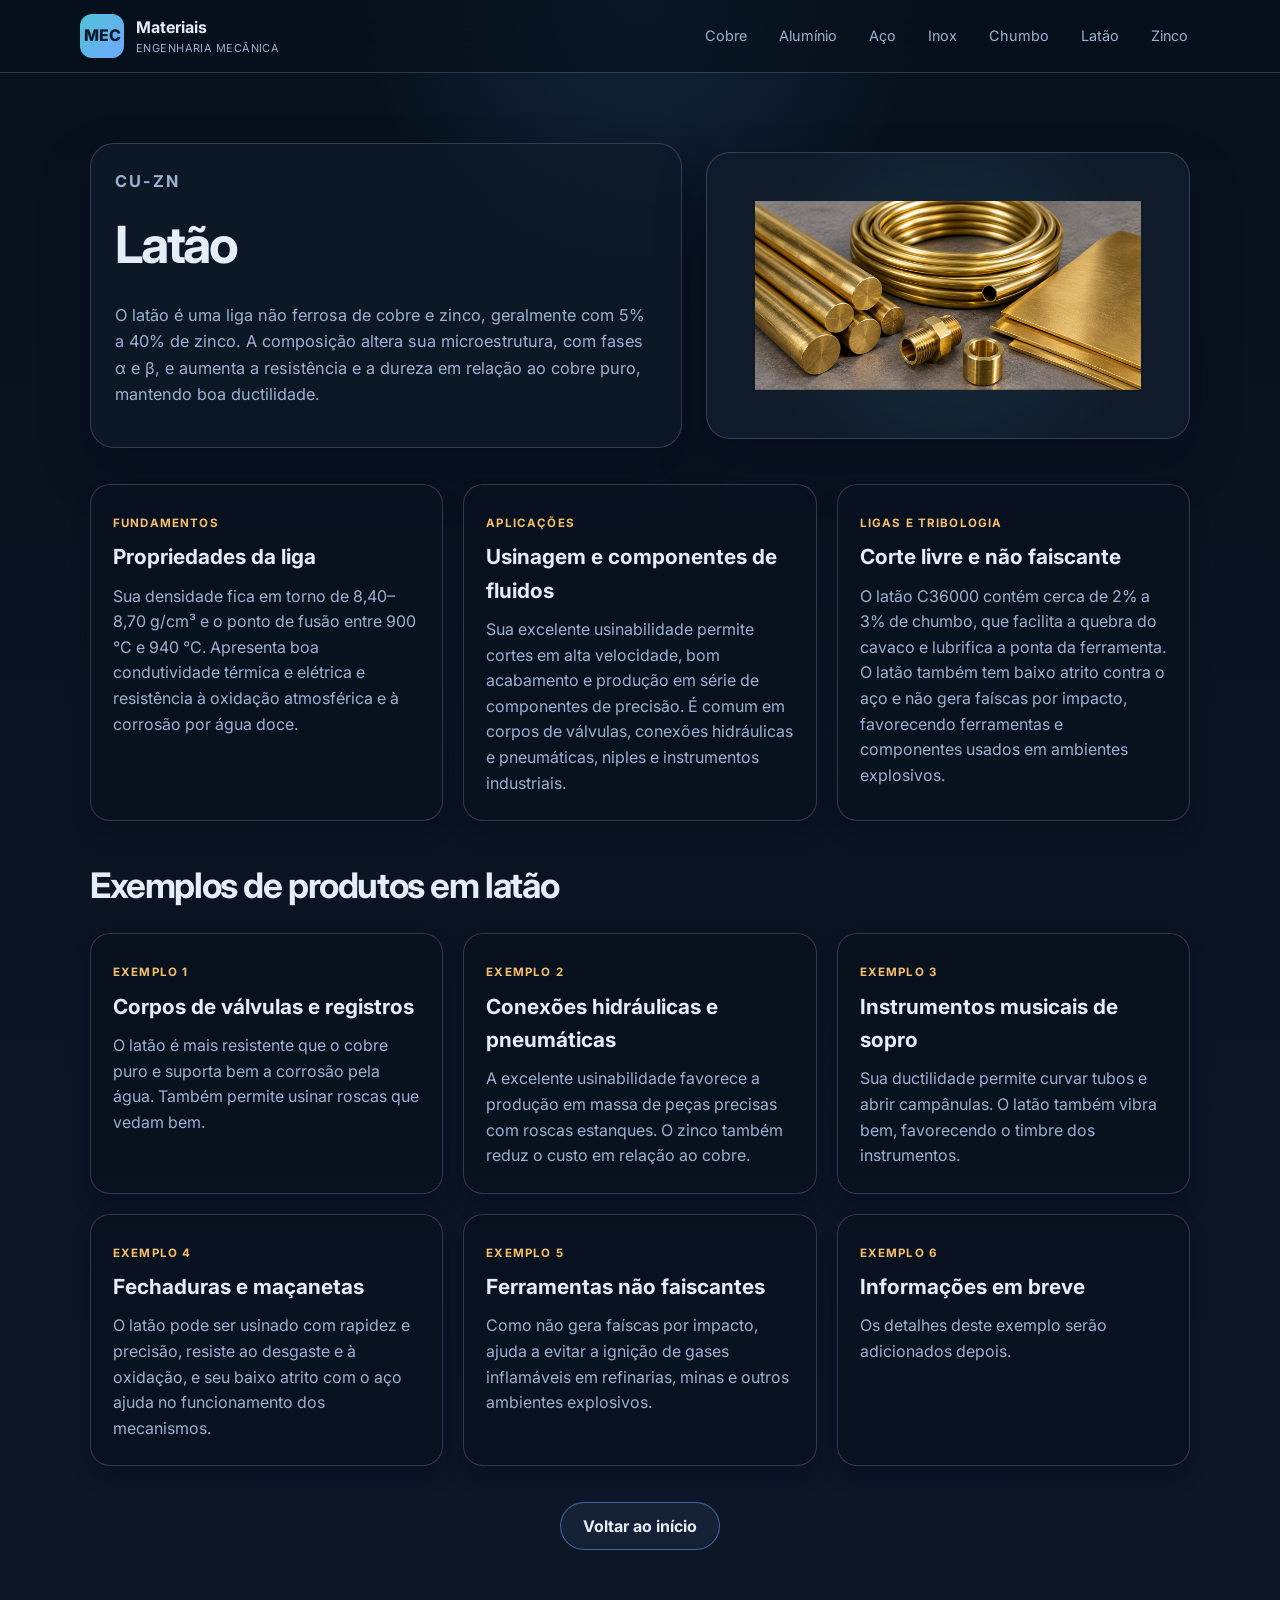
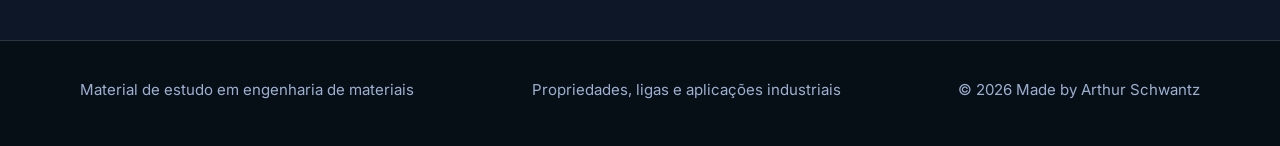
<file: latao.html>
<!DOCTYPE html>
<html lang="pt-BR">
  <head>
    <meta charset="UTF-8" />
    <meta name="viewport" content="width=device-width, initial-scale=1.0" />
    <title>Latão | Metais na Engenharia</title>
    <link rel="preconnect" href="https://fonts.googleapis.com" />
    <link rel="preconnect" href="https://fonts.gstatic.com" crossorigin />
    <link href="https://fonts.googleapis.com/css2?family=Inter:wght@400;500;600;700;800&display=swap" rel="stylesheet" />
    <link rel="stylesheet" href="style.css" />
  </head>
  <body>
    <header class="topbar">
      <div class="container nav-wrap">
        <a href="index.html" class="brand" aria-label="Voltar para a página inicial">
          <span class="badge">MEC</span>
          <div>
            <strong>Materiais</strong>
            <small>Engenharia Mecânica</small>
          </div>
        </a>
        <nav class="nav" aria-label="Navegação principal">
          <a href="cobre.html">Cobre</a>
          <a href="aluminio.html">Alumínio</a>
          <a href="aco.html">Aço</a>
          <a href="inox.html">Inox</a>
          <a href="chumbo.html">Chumbo</a>
          <a href="latao.html">Latão</a>
          <a href="zinco.html">Zinco</a>
        </nav>
      </div>
    </header>

    <main class="metal-page">
      <div class="page-shell">
        <section class="metal-hero">
          <div class="metal-hero-info">
            <p class="eyebrow">Cu-Zn</p>
            <h1 class="metal-name">Latão</h1>
            <p>
              O latão é uma liga não ferrosa de cobre e zinco, geralmente com
              5% a 40% de zinco. A composição altera sua microestrutura, com fases
              α e β, e aumenta a resistência e a dureza em relação ao cobre puro,
              mantendo boa ductilidade.
            </p>
          </div>
          <div class="metal-visual metal-icon-visual">
            <img src="assets/Latão.png" alt="Ilustração de um lingote de latão" />
          </div>
        </section>

        <section class="page-grid">
          <article class="feature-card">
            <span>Fundamentos</span>
            <h3>Propriedades da liga</h3>
            <p>
              Sua densidade fica em torno de 8,40–8,70 g/cm³ e o ponto de fusão
              entre 900 °C e 940 °C. Apresenta boa condutividade térmica e elétrica
              e resistência à oxidação atmosférica e à corrosão por água doce.
            </p>
          </article>

          <article class="feature-card">
            <span>Aplicações</span>
            <h3>Usinagem e componentes de fluidos</h3>
            <p>
              Sua excelente usinabilidade permite cortes em alta velocidade, bom
              acabamento e produção em série de componentes de precisão. É comum
              em corpos de válvulas, conexões hidráulicas e pneumáticas, niples e
              instrumentos industriais.
            </p>
          </article>

          <article class="feature-card">
            <span>Ligas e tribologia</span>
            <h3>Corte livre e não faiscante</h3>
            <p>
              O latão C36000 contém cerca de 2% a 3% de chumbo, que facilita a
              quebra do cavaco e lubrifica a ponta da ferramenta. O latão também
              tem baixo atrito contra o aço e não gera faíscas por impacto,
              favorecendo ferramentas e componentes usados em ambientes explosivos.
            </p>
          </article>
        </section>

        <section class="examples-section" aria-labelledby="brass-examples-title">
          <h2 class="examples-heading" id="brass-examples-title">Exemplos de produtos em latão</h2>
          <div class="page-grid">
            <article class="feature-card">
              <span>Exemplo 1</span>
              <h3>Corpos de válvulas e registros</h3>
              <p>
                O latão é mais resistente que o cobre puro e suporta bem a
                corrosão pela água. Também permite usinar roscas que vedam bem.
              </p>
            </article>
            <article class="feature-card">
              <span>Exemplo 2</span>
              <h3>Conexões hidráulicas e pneumáticas</h3>
              <p>
                A excelente usinabilidade favorece a produção em massa de peças
                precisas com roscas estanques. O zinco também reduz o custo em
                relação ao cobre.
              </p>
            </article>
            <article class="feature-card">
              <span>Exemplo 3</span>
              <h3>Instrumentos musicais de sopro</h3>
              <p>
                Sua ductilidade permite curvar tubos e abrir campânulas. O latão
                também vibra bem, favorecendo o timbre dos instrumentos.
              </p>
            </article>
            <article class="feature-card">
              <span>Exemplo 4</span>
              <h3>Fechaduras e maçanetas</h3>
              <p>
                O latão pode ser usinado com rapidez e precisão, resiste ao
                desgaste e à oxidação, e seu baixo atrito com o aço ajuda no
                funcionamento dos mecanismos.
              </p>
            </article>
            <article class="feature-card">
              <span>Exemplo 5</span>
              <h3>Ferramentas não faiscantes</h3>
              <p>
                Como não gera faíscas por impacto, ajuda a evitar a ignição de
                gases inflamáveis em refinarias, minas e outros ambientes
                explosivos.
              </p>
            </article>
            <article class="feature-card">
              <span>Exemplo 6</span>
              <h3>Informações em breve</h3>
              <p>Os detalhes deste exemplo serão adicionados depois.</p>
            </article>
          </div>
        </section>

        <div class="page-actions">
          <a href="index.html">Voltar ao início</a>
        </div>
      </div>
    </main>

    <footer class="site-footer">
      <div class="container footer-inner">
        <p>Material de estudo em engenharia de materiais</p>
        <p>Propriedades, ligas e aplicações industriais</p>
        <p>© 2026 Made by Arthur Schwantz</p>
      </div>
    </footer>
  </body>
</html>
</file>
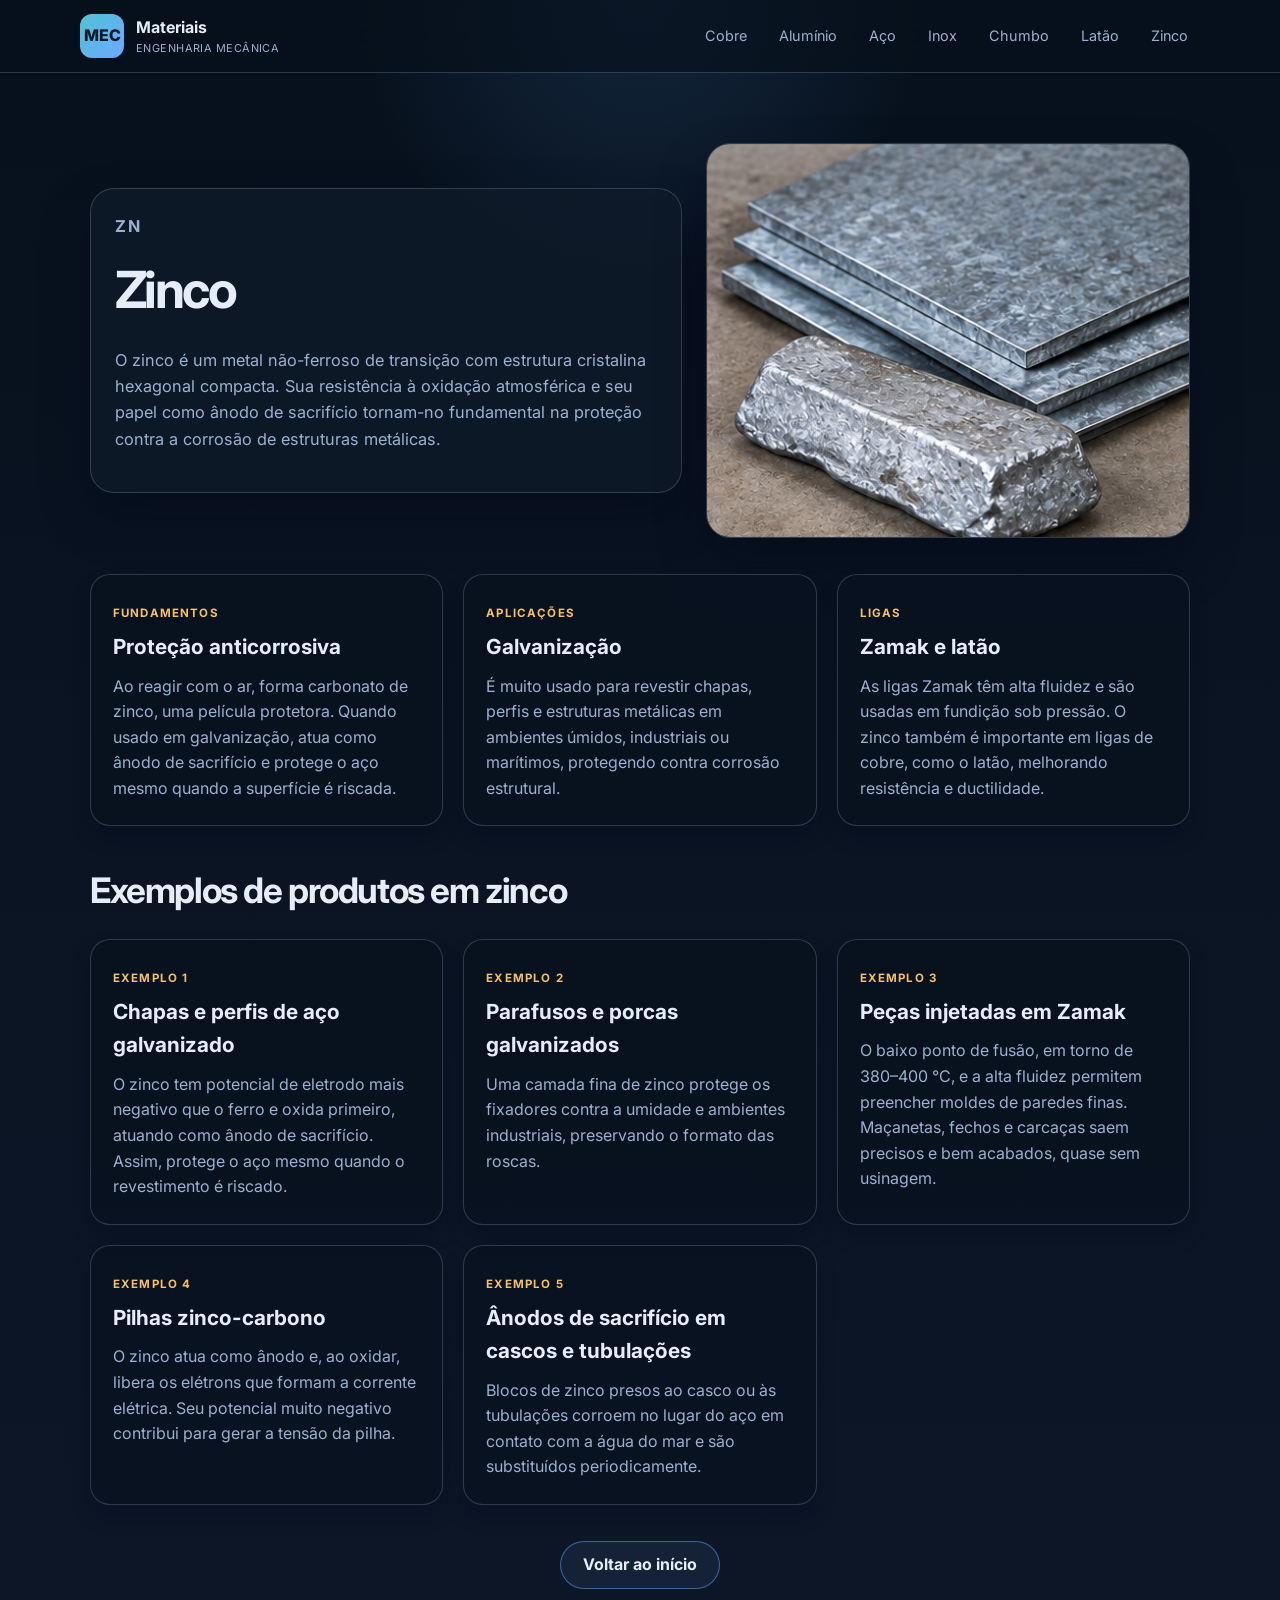
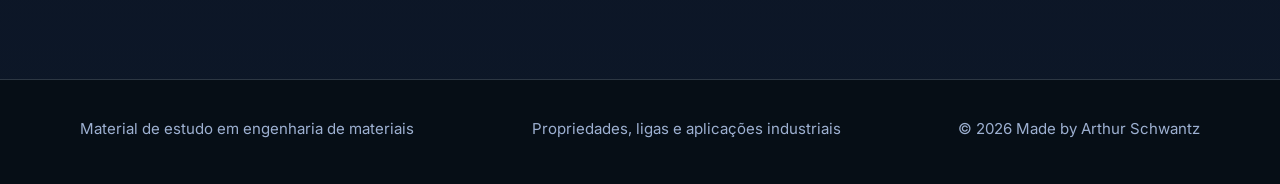
<file: zinco.html>
<!DOCTYPE html>
<html lang="pt-BR">
  <head>
    <meta charset="UTF-8" />
    <meta name="viewport" content="width=device-width, initial-scale=1.0" />
    <title>Zinco | Metais na Engenharia</title>
    <link rel="preconnect" href="https://fonts.googleapis.com" />
    <link rel="preconnect" href="https://fonts.gstatic.com" crossorigin />
    <link href="https://fonts.googleapis.com/css2?family=Inter:wght@400;500;600;700;800&display=swap" rel="stylesheet" />
    <link rel="stylesheet" href="style.css" />
  </head>
  <body>
    <header class="topbar">
      <div class="container nav-wrap">
        <a href="index.html" class="brand" aria-label="Voltar para a página inicial">
          <span class="badge">MEC</span>
          <div>
            <strong>Materiais</strong>
            <small>Engenharia Mecânica</small>
          </div>
        </a>
        <nav class="nav" aria-label="Navegação principal">
          <a href="cobre.html">Cobre</a>
          <a href="aluminio.html">Alumínio</a>
          <a href="aco.html">Aço</a>
          <a href="inox.html">Inox</a>
          <a href="chumbo.html">Chumbo</a>
          <a href="latao.html">Latão</a>
          <a href="zinco.html">Zinco</a>
        </nav>
      </div>
    </header>

    <main class="metal-page">
      <div class="page-shell">
        <section class="metal-hero">
          <div class="metal-hero-info">
            <p class="eyebrow">Zn</p>
            <h1 class="metal-name">Zinco</h1>
            <p>
              O zinco é um metal não-ferroso de transição com estrutura cristalina
              hexagonal compacta. Sua resistência à oxidação atmosférica e seu papel
              como ânodo de sacrifício tornam-no fundamental na proteção contra a
              corrosão de estruturas metálicas.
            </p>
          </div>
          <div class="metal-visual">
            <img src="assets/Zinco.png" alt="Detalhe de chapas e blocos de zinco" />
          </div>
        </section>

        <section class="page-grid">
          <article class="feature-card">
            <span>Fundamentos</span>
            <h3>Proteção anticorrosiva</h3>
            <p>
              Ao reagir com o ar, forma carbonato de zinco, uma película protetora.
              Quando usado em galvanização, atua como ânodo de sacrifício e protege o
              aço mesmo quando a superfície é riscada.
            </p>
          </article>

          <article class="feature-card">
            <span>Aplicações</span>
            <h3>Galvanização</h3>
            <p>
              É muito usado para revestir chapas, perfis e estruturas metálicas em
              ambientes úmidos, industriais ou marítimos, protegendo contra corrosão
              estrutural.
            </p>
          </article>

          <article class="feature-card">
            <span>Ligas</span>
            <h3>Zamak e latão</h3>
            <p>
              As ligas Zamak têm alta fluidez e são usadas em fundição sob pressão.
              O zinco também é importante em ligas de cobre, como o latão, melhorando
              resistência e ductilidade.
            </p>
          </article>
        </section>

        <section class="examples-section" aria-labelledby="zinc-examples-title">
          <h2 class="examples-heading" id="zinc-examples-title">Exemplos de produtos em zinco</h2>
          <div class="page-grid">
            <article class="feature-card">
              <span>Exemplo 1</span>
              <h3>Chapas e perfis de aço galvanizado</h3>
              <p>
                O zinco tem potencial de eletrodo mais negativo que o ferro e
                oxida primeiro, atuando como ânodo de sacrifício. Assim, protege o
                aço mesmo quando o revestimento é riscado.
              </p>
            </article>
            <article class="feature-card">
              <span>Exemplo 2</span>
              <h3>Parafusos e porcas galvanizados</h3>
              <p>
                Uma camada fina de zinco protege os fixadores contra a umidade e
                ambientes industriais, preservando o formato das roscas.
              </p>
            </article>
            <article class="feature-card">
              <span>Exemplo 3</span>
              <h3>Peças injetadas em Zamak</h3>
              <p>
                O baixo ponto de fusão, em torno de 380–400 °C, e a alta fluidez
                permitem preencher moldes de paredes finas. Maçanetas, fechos e
                carcaças saem precisos e bem acabados, quase sem usinagem.
              </p>
            </article>
            <article class="feature-card">
              <span>Exemplo 4</span>
              <h3>Pilhas zinco-carbono</h3>
              <p>
                O zinco atua como ânodo e, ao oxidar, libera os elétrons que formam
                a corrente elétrica. Seu potencial muito negativo contribui para
                gerar a tensão da pilha.
              </p>
            </article>
            <article class="feature-card">
              <span>Exemplo 5</span>
              <h3>Ânodos de sacrifício em cascos e tubulações</h3>
              <p>
                Blocos de zinco presos ao casco ou às tubulações corroem no lugar
                do aço em contato com a água do mar e são substituídos
                periodicamente.
              </p>
            </article>
          </div>
        </section>

        <div class="page-actions">
          <a href="index.html">Voltar ao início</a>
        </div>
      </div>
    </main>

    <footer class="site-footer">
      <div class="container footer-inner">
        <p>Material de estudo em engenharia de materiais</p>
        <p>Propriedades, ligas e aplicações industriais</p>
        <p>© 2026 Made by Arthur Schwantz</p>
      </div>
    </footer>
  </body>
</html>
</file>
<file: style.css>
:root {
  --bg: #0a1222;
  --bg-soft: #101b31;
  --surface: rgba(15, 23, 42, 0.78);
  --panel: #f5f7fb;
  --panel-alt: #edf2ff;
  --line: rgba(148, 163, 184, 0.28);
  --text: #e5edf8;
  --muted: #9db0d1;
  --cyan: #50c2d7;
  --blue: #6ea8fe;
  --gold: #f6bf68;
  --slate: #cbd5e1;
  --shadow: 0 24px 48px rgba(2, 6, 23, 0.35);
}

* {
  box-sizing: border-box;
}

html {
  scroll-behavior: smooth;
}

body {
  margin: 0;
  font-family: "Inter", sans-serif;
  background:
    radial-gradient(circle at top, rgba(94, 168, 254, 0.14), transparent 15%),
    linear-gradient(180deg, #07111d 0%, #0d1728 100%);
  color: var(--text);
  line-height: 1.6;
}

a {
  color: inherit;
  text-decoration: none;
}

img {
  max-width: 100%;
  display: block;
}

.container {
  width: min(1120px, calc(100% - 32px));
  margin: 0 auto;
}

.topbar {
  position: sticky;
  top: 0;
  z-index: 40;
  backdrop-filter: blur(18px);
  background: rgba(7, 17, 29, 0.72);
  border-bottom: 1px solid var(--line);
}

.nav-wrap {
  display: flex;
  align-items: center;
  justify-content: space-between;
  min-height: 72px;
  gap: 16px;
}

.brand {
  display: inline-flex;
  align-items: center;
  gap: 12px;
}

.brand strong,
.brand small {
  display: block;
}

.brand small {
  color: var(--muted);
  letter-spacing: 0.04em;
  text-transform: uppercase;
  font-size: 0.68rem;
}

.badge {
  display: inline-grid;
  place-items: center;
  width: 44px;
  height: 44px;
  border-radius: 12px;
  background: linear-gradient(135deg, var(--cyan), var(--blue));
  color: #071827;
  font-weight: 800;
}

.nav {
  display: flex;
  align-items: center;
  justify-content: flex-end;
  flex-wrap: wrap;
  gap: 8px;
}

.nav a {
  padding: 10px 12px;
  border-radius: 999px;
  color: var(--muted);
  font-size: 0.9rem;
  transition: 200ms ease;
}

.nav a:hover,
.nav a:focus-visible {
  color: var(--text);
  background: rgba(148, 163, 184, 0.08);
}

.hero {
  padding: 76px 0 50px;
}

.welcome-shell {
  display: grid;
  gap: 30px;
  justify-items: center;
  text-align: center;
}

.welcome-copy {
  max-width: 980px;
  margin: 0 auto;
}

.eyebrow {
  margin: 0 0 14px;
  color: var(--cyan);
  text-transform: uppercase;
  letter-spacing: 0.12em;
  font-size: 0.74rem;
  font-weight: 700;
}

.hero h1 {
  font-size: clamp(2.2rem, 5vw, 5rem);
  line-height: 0.98;
  margin: 0 auto;
  letter-spacing: -0.05em;
  max-width: 980px;
}

.lead {
  max-width: 760px;
  margin: 18px auto 0;
  color: var(--muted);
  font-size: 1.1rem;
}

.metal-grid {
  display: grid;
  grid-template-columns: repeat(4, minmax(150px, 1fr));
  gap: 18px;
  width: min(1180px, 100%);
  margin: 0 auto;
}

.metal-tile {
  position: relative;
  display: block;
  min-height: 280px;
  border-radius: 26px;
  overflow: hidden;
  border: 1px solid rgba(148, 163, 184, 0.2);
  background: rgba(10, 20, 34, 0.9);
  box-shadow: 0 20px 28px rgba(2, 6, 23, 0.24);
  transition: transform 0.25s ease, box-shadow 0.25s ease, border-color 0.25s ease;
}

.metal-tile:hover,
.metal-tile:focus-visible {
  transform: scale(1.04);
  border-color: rgba(110, 168, 254, 0.5);
  box-shadow: 0 28px 42px rgba(2, 6, 23, 0.38);
}

.tile-image {
  position: absolute;
  inset: 0;
  display: block;
  background-image: var(--tile-image);
  background-size: cover;
  background-position: center;
  transform: scale(1);
  transition: transform 0.35s ease;
}

.tile-icon {
  background-size: auto 70%;
  background-repeat: no-repeat;
  background-position: center 38%;
  background-color: rgba(30, 44, 64, 0.92);
}

.metal-tile:hover .tile-image,
.metal-tile:focus-visible .tile-image {
  transform: scale(1.08);
}

.metal-tile::after {
  content: "";
  position: absolute;
  inset: 0;
  background: linear-gradient(180deg, rgba(8, 17, 29, 0.18), rgba(8, 17, 29, 0.8));
}

.tile-label {
  position: absolute;
  left: 0;
  right: 0;
  bottom: 0;
  z-index: 1;
  padding: 18px 18px 16px;
  display: flex;
  align-items: center;
  justify-content: space-between;
  gap: 12px;
  background: linear-gradient(180deg, rgba(7, 17, 29, 0.28), rgba(7, 17, 29, 0.9));
  border-top: 1px solid rgba(255, 255, 255, 0.06);
}

.tile-name {
  font-size: clamp(1.2rem, 2vw, 2.2rem);
  font-weight: 800;
  letter-spacing: -0.04em;
  line-height: 1;
}

.tile-symbol {
  display: inline-flex;
  align-items: center;
  justify-content: center;
  width: 82px;
  height: 58px;
  border-radius: 16px;
  border: 2px solid rgba(255, 255, 255, 0.8);
  background: rgba(12, 21, 35, 0.28);
  font-weight: 700;
  font-size: clamp(1.2rem, 2vw, 2rem);
}

.metal-section {
  padding: 28px 0 10px;
}

.metal-section.alt {
  background: rgba(148, 163, 184, 0.02);
}

.section-header {
  display: flex;
  align-items: center;
  gap: 18px;
  margin-bottom: 22px;
}

.metal-tag {
  margin: 0;
  display: inline-grid;
  place-items: center;
  width: 54px;
  height: 54px;
  border-radius: 16px;
  background: linear-gradient(135deg, rgba(80, 194, 215, 0.18), rgba(110, 168, 254, 0.18));
  border: 1px solid rgba(110, 168, 254, 0.4);
  font-weight: 800;
  color: var(--cyan);
  font-size: 1.15rem;
}

.section-header h2 {
  margin: 0;
  font-size: clamp(1.8rem, 3vw, 2.5rem);
  letter-spacing: -0.04em;
}

.cards-grid {
  display: grid;
  grid-template-columns: repeat(3, minmax(0, 1fr));
  gap: 20px;
}

.info-card {
  background: rgba(9, 19, 31, 0.84);
  border: 1px solid var(--line);
  border-radius: 20px;
  padding: 24px 22px;
  box-shadow: 0 12px 22px rgba(2, 6, 23, 0.2);
  transform: translateY(0);
  transition: transform 160ms ease, border-color 160ms ease;
}

.info-card:hover {
  transform: translateY(-4px);
  border-color: rgba(110, 168, 254, 0.5);
}

.card-kicker {
  color: var(--gold);
  font-size: 0.72rem;
  font-weight: 700;
  letter-spacing: 0.1em;
  text-transform: uppercase;
}

.info-card h3 {
  margin: 10px 0 8px;
  font-size: 1.34rem;
  line-height: 1.3;
}

.info-card p {
  margin: 0;
  color: var(--muted);
  font-size: 1rem;
}

.comparison {
  padding: 54px 0 86px;
}

.compare-header {
  margin-bottom: 26px;
}

.metal-tag.accent {
  background: linear-gradient(135deg, rgba(246, 191, 104, 0.18), rgba(255, 255, 255, 0.08));
  color: var(--gold);
  border-color: rgba(246, 191, 104, 0.38);
}

.table-wrap {
  overflow-x: auto;
  border: 1px solid var(--line);
  border-radius: 20px;
  background: rgba(7, 17, 29, 0.9);
}

table {
  width: 100%;
  border-collapse: collapse;
}

th,
td {
  padding: 18px 20px;
  text-align: left;
  border-bottom: 1px solid var(--line);
}

th {
  background: rgba(96, 128, 189, 0.18);
  color: #fff;
  font-size: 0.8rem;
  letter-spacing: 0.08em;
  text-transform: uppercase;
}

td {
  color: var(--slate);
}

tbody tr:last-child td {
  border-bottom: none;
}

.site-footer {
  border-top: 1px solid var(--line);
  background: rgba(6, 14, 22, 0.95);
}

.footer-inner {
  padding: 22px 0 28px;
  display: flex;
  align-items: center;
  justify-content: space-between;
  gap: 12px;
  color: var(--muted);
  font-size: 0.94rem;
}

@media (max-width: 900px) {
  .cards-grid {
    grid-template-columns: 1fr;
  }

  .metal-grid {
    grid-template-columns: repeat(2, minmax(0, 1fr));
  }

  .metal-tile {
    min-height: 220px;
  }

  .topbar {
    position: static;
  }

  .nav-wrap,
  .footer-inner {
    flex-direction: column;
    align-items: flex-start;
  }

  .nav {
    justify-content: flex-start;
  }
}

.metal-page {
  padding: 70px 0 90px;
}

.page-shell {
  width: min(1100px, calc(100% - 32px));
  margin: 0 auto;
}

.metal-hero {
  display: grid;
  grid-template-columns: 1.1fr 0.9fr;
  gap: 24px;
  align-items: center;
  margin-bottom: 36px;
}

.metal-hero-info {
  background: rgba(15, 27, 42, 0.8);
  border: 1px solid var(--line);
  border-radius: 24px;
  padding: 24px;
  box-shadow: var(--shadow);
}

.metal-hero-info .eyebrow {
  margin-bottom: 10px;
}

.metal-name {
  margin: 0 0 8px;
  font-size: clamp(2.2rem, 4vw, 4rem);
  letter-spacing: -0.05em;
}

.metal-hero p {
  color: var(--muted);
  font-size: 1.02rem;
}

.metal-visual {
  border-radius: 24px;
  overflow: hidden;
  border: 1px solid var(--line);
  box-shadow: var(--shadow);
  min-height: 260px;
}

.metal-icon-visual {
  display: grid;
  place-items: center;
  background: radial-gradient(circle, rgba(80, 194, 215, 0.12), transparent 70%), #0f1b2a;
}

.metal-visual img {
  width: 100%;
  height: 100%;
  object-fit: cover;
  display: block;
}

.metal-icon-visual img {
  object-fit: contain;
  padding: 48px;
}

.page-grid {
  display: grid;
  grid-template-columns: repeat(3, minmax(0, 1fr));
  gap: 20px;
}

.examples-section {
  margin-top: 36px;
}

.examples-heading {
  margin: 0 0 20px;
  font-size: clamp(1.6rem, 3vw, 2.2rem);
  letter-spacing: -0.04em;
}

.feature-card {
  background: rgba(9, 19, 31, 0.84);
  border: 1px solid var(--line);
  border-radius: 20px;
  padding: 24px 22px;
  box-shadow: 0 12px 20px rgba(2, 6, 23, 0.2);
}

.feature-card span {
  display: inline-block;
  margin-bottom: 8px;
  color: var(--gold);
  font-size: 0.72rem;
  font-weight: 700;
  letter-spacing: 0.1em;
  text-transform: uppercase;
}

.feature-card h3 {
  margin: 0 0 10px;
  font-size: 1.3rem;
}

.feature-card p {
  margin: 0;
  color: var(--muted);
}

.page-actions {
  display: flex;
  justify-content: center;
  margin-top: 36px;
}

.page-actions a {
  display: inline-flex;
  align-items: center;
  justify-content: center;
  height: 48px;
  padding: 0 22px;
  border-radius: 999px;
  border: 1px solid rgba(110, 168, 254, 0.5);
  background: rgba(110, 168, 254, 0.08);
  color: var(--text);
  font-weight: 700;
}

@media (max-width: 900px) {
  .metal-hero,
  .page-grid {
    grid-template-columns: 1fr;
  }

  .metal-grid {
    grid-template-columns: repeat(2, minmax(0, 1fr));
  }

  .topbar {
    position: static;
  }

  .nav-wrap,
  .footer-inner {
    flex-direction: column;
    align-items: flex-start;
  }

  .nav {
    justify-content: flex-start;
  }
}

@media (max-width: 560px) {
  .hero {
    padding-top: 54px;
  }

  .metal-grid {
    grid-template-columns: 1fr;
  }

  .metal-tile {
    min-height: 240px;
  }

  .tile-label {
    padding: 14px 14px 12px;
  }

  .info-card {
    padding: 18px 16px;
  }

  .nav a {
    padding: 8px 10px;
  }

  th,
  td {
    padding: 14px 12px;
    font-size: 0.92rem;
  }
}
</file>
